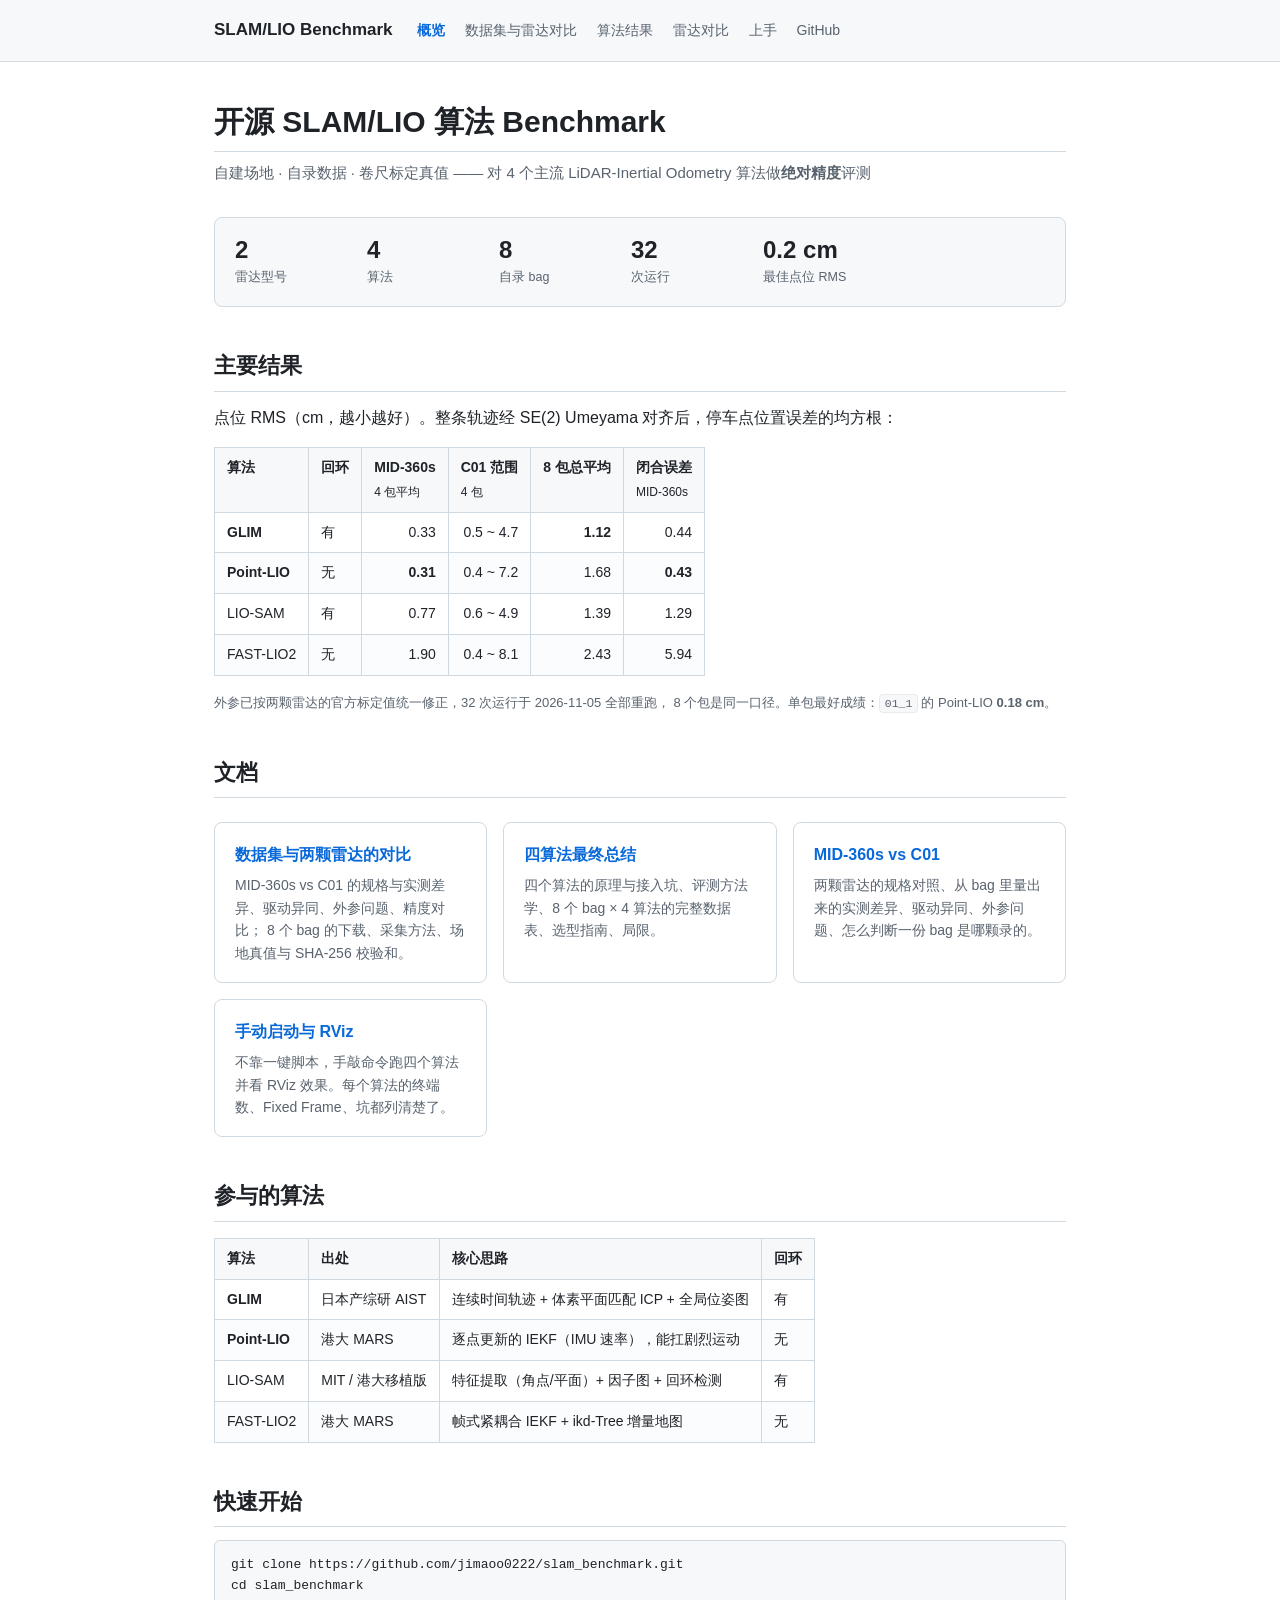
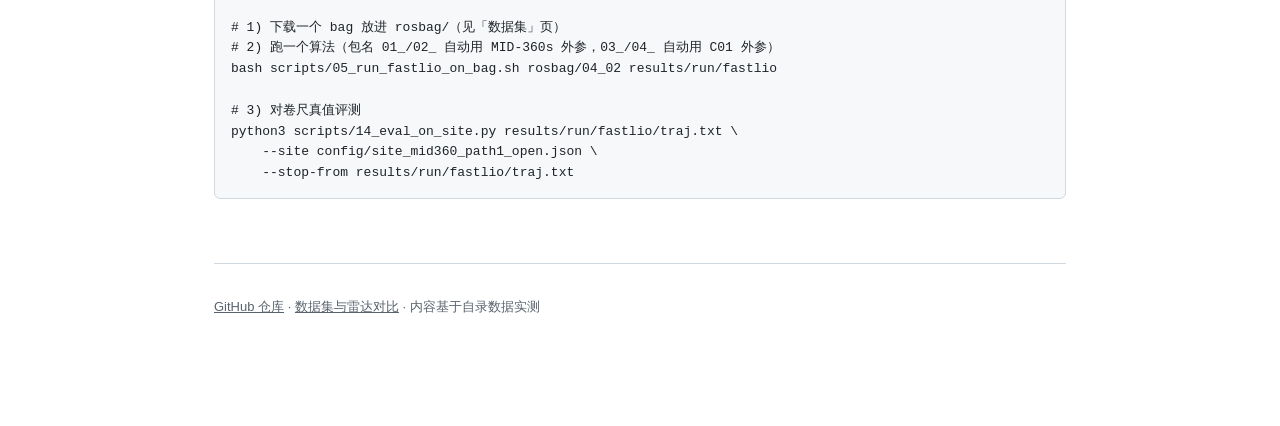
<file: docs/index.html>
<!DOCTYPE html>
<html lang="zh-CN">
<head>
<meta charset="utf-8">
<meta name="viewport" content="width=device-width, initial-scale=1">
<title>SLAM/LIO Benchmark</title>
<meta name="description" content="Livox MID-360s 与 SKYLANDX C01 双雷达，对 GLIM / Point-LIO / LIO-SAM / FAST-LIO2 四个开源 LIO 算法做卷尺真值绝对精度评测">
<link rel="stylesheet" href="assets/site.css">
</head>
<body>

<header class="top">
  <div class="wrap">
    <a class="brand" href="./">SLAM/LIO Benchmark</a>
    <nav>
      <a href="./" class="active">概览</a>
      <a href="dataset.html">数据集与雷达对比</a>
      <a href="https://github.com/jimaoo0222/slam_benchmark/blob/main/docs/02_%E5%9B%9B%E7%AE%97%E6%B3%95%E6%9C%80%E7%BB%88%E6%80%BB%E7%BB%93.md">算法结果</a>
      <a href="https://github.com/jimaoo0222/slam_benchmark/blob/main/docs/01_MID360_vs_C01_%E9%9B%B7%E8%BE%BE%E5%AF%B9%E6%AF%94.md">雷达对比</a>
      <a href="https://github.com/jimaoo0222/slam_benchmark/blob/main/docs/03_%E5%9B%9B%E7%AE%97%E6%B3%95%E6%89%8B%E5%8A%A8%E5%90%AF%E5%8A%A8%E4%B8%8ERViz.md">上手</a>
      <a href="https://github.com/jimaoo0222/slam_benchmark">GitHub</a>
    </nav>
  </div>
</header>

<div class="wrap">

<h1>开源 SLAM/LIO 算法 Benchmark</h1>
<p class="subtitle">
自建场地 · 自录数据 · 卷尺标定真值 —— 对 4 个主流 LiDAR-Inertial Odometry 算法做<strong>绝对精度</strong>评测
</p>

<div class="stats">
  <div><div class="v">2</div><div class="k">雷达型号</div></div>
  <div><div class="v">4</div><div class="k">算法</div></div>
  <div><div class="v">8</div><div class="k">自录 bag</div></div>
  <div><div class="v">32</div><div class="k">次运行</div></div>
  <div><div class="v">0.2 cm</div><div class="k">最佳点位 RMS</div></div>
</div>

<h2 id="results">主要结果</h2>

<p>点位 RMS（cm，越小越好）。整条轨迹经 SE(2) Umeyama 对齐后，停车点位置误差的均方根：</p>

<table>
<thead>
<tr>
  <th>算法</th><th>回环</th>
  <th class="num">MID-360s<br><span style="font-weight:400;font-size:12px">4 包平均</span></th>
  <th class="num">C01 范围<br><span style="font-weight:400;font-size:12px">4 包</span></th>
  <th class="num">8 包总平均</th>
  <th class="num">闭合误差<br><span style="font-weight:400;font-size:12px">MID-360s</span></th>
</tr>
</thead>
<tbody>
<tr>
  <td><strong>GLIM</strong></td><td>有</td>
  <td class="num">0.33</td>
  <td class="num">0.5 ~ 4.7</td>
  <td class="num"><strong>1.12</strong></td>
  <td class="num">0.44</td>
</tr>
<tr>
  <td><strong>Point-LIO</strong></td><td>无</td>
  <td class="num"><strong>0.31</strong></td>
  <td class="num">0.4 ~ 7.2</td>
  <td class="num">1.68</td>
  <td class="num"><strong>0.43</strong></td>
</tr>
<tr>
  <td>LIO-SAM</td><td>有</td>
  <td class="num">0.77</td>
  <td class="num">0.6 ~ 4.9</td>
  <td class="num">1.39</td>
  <td class="num">1.29</td>
</tr>
<tr>
  <td>FAST-LIO2</td><td>无</td>
  <td class="num">1.90</td>
  <td class="num">0.4 ~ 8.1</td>
  <td class="num">2.43</td>
  <td class="num">5.94</td>
</tr>
</tbody>
</table>

<p style="font-size:13px;color:#59636e;margin-top:10px">
外参已按两颗雷达的官方标定值统一修正，32 次运行于 2026-11-05 全部重跑，
8 个包是同一口径。单包最好成绩：<code>01_1</code> 的 Point-LIO <strong>0.18 cm</strong>。
</p>

<h2 id="docs">文档</h2>

<div class="cards">
  <a class="card" href="dataset.html">
    <h3>数据集与两颗雷达的对比</h3>
    <p>MID-360s vs C01 的规格与实测差异、驱动异同、外参问题、精度对比；
       8 个 bag 的下载、采集方法、场地真值与 SHA-256 校验和。</p>
  </a>
  <a class="card" href="https://github.com/jimaoo0222/slam_benchmark/blob/main/docs/02_%E5%9B%9B%E7%AE%97%E6%B3%95%E6%9C%80%E7%BB%88%E6%80%BB%E7%BB%93.md">
    <h3>四算法最终总结</h3>
    <p>四个算法的原理与接入坑、评测方法学、8 个 bag × 4 算法的完整数据表、选型指南、局限。</p>
  </a>
  <a class="card" href="https://github.com/jimaoo0222/slam_benchmark/blob/main/docs/01_MID360_vs_C01_%E9%9B%B7%E8%BE%BE%E5%AF%B9%E6%AF%94.md">
    <h3>MID-360s vs C01</h3>
    <p>两颗雷达的规格对照、从 bag 里量出来的实测差异、驱动异同、外参问题、怎么判断一份 bag 是哪颗录的。</p>
  </a>
  <a class="card" href="https://github.com/jimaoo0222/slam_benchmark/blob/main/docs/03_%E5%9B%9B%E7%AE%97%E6%B3%95%E6%89%8B%E5%8A%A8%E5%90%AF%E5%8A%A8%E4%B8%8ERViz.md">
    <h3>手动启动与 RViz</h3>
    <p>不靠一键脚本，手敲命令跑四个算法并看 RViz 效果。每个算法的终端数、Fixed Frame、坑都列清楚了。</p>
  </a>
</div>

<h2 id="algorithms">参与的算法</h2>

<table>
<thead><tr><th>算法</th><th>出处</th><th>核心思路</th><th>回环</th></tr></thead>
<tbody>
<tr>
  <td><strong>GLIM</strong></td><td>日本产综研 AIST</td>
  <td>连续时间轨迹 + 体素平面匹配 ICP + 全局位姿图</td><td>有</td>
</tr>
<tr>
  <td><strong>Point-LIO</strong></td><td>港大 MARS</td>
  <td>逐点更新的 IEKF（IMU 速率），能扛剧烈运动</td><td>无</td>
</tr>
<tr>
  <td>LIO-SAM</td><td>MIT / 港大移植版</td>
  <td>特征提取（角点/平面）+ 因子图 + 回环检测</td><td>有</td>
</tr>
<tr>
  <td>FAST-LIO2</td><td>港大 MARS</td>
  <td>帧式紧耦合 IEKF + ikd-Tree 增量地图</td><td>无</td>
</tr>
</tbody>
</table>

<h2 id="quickstart">快速开始</h2>

<pre>git clone https://github.com/jimaoo0222/slam_benchmark.git
cd slam_benchmark

# 1) 下载一个 bag 放进 rosbag/（见「数据集」页）
# 2) 跑一个算法（包名 01_/02_ 自动用 MID-360s 外参，03_/04_ 自动用 C01 外参）
bash scripts/05_run_fastlio_on_bag.sh rosbag/04_02 results/run/fastlio

# 3) 对卷尺真值评测
python3 scripts/14_eval_on_site.py results/run/fastlio/traj.txt \
    --site config/site_mid360_path1_open.json \
    --stop-from results/run/fastlio/traj.txt</pre>


<footer class="bottom">
  <p>
    <a href="https://github.com/jimaoo0222/slam_benchmark">GitHub 仓库</a> ·
    <a href="dataset.html">数据集与雷达对比</a> ·
    内容基于自录数据实测
  </p>
</footer>

</div>
</body>
</html>
</file>
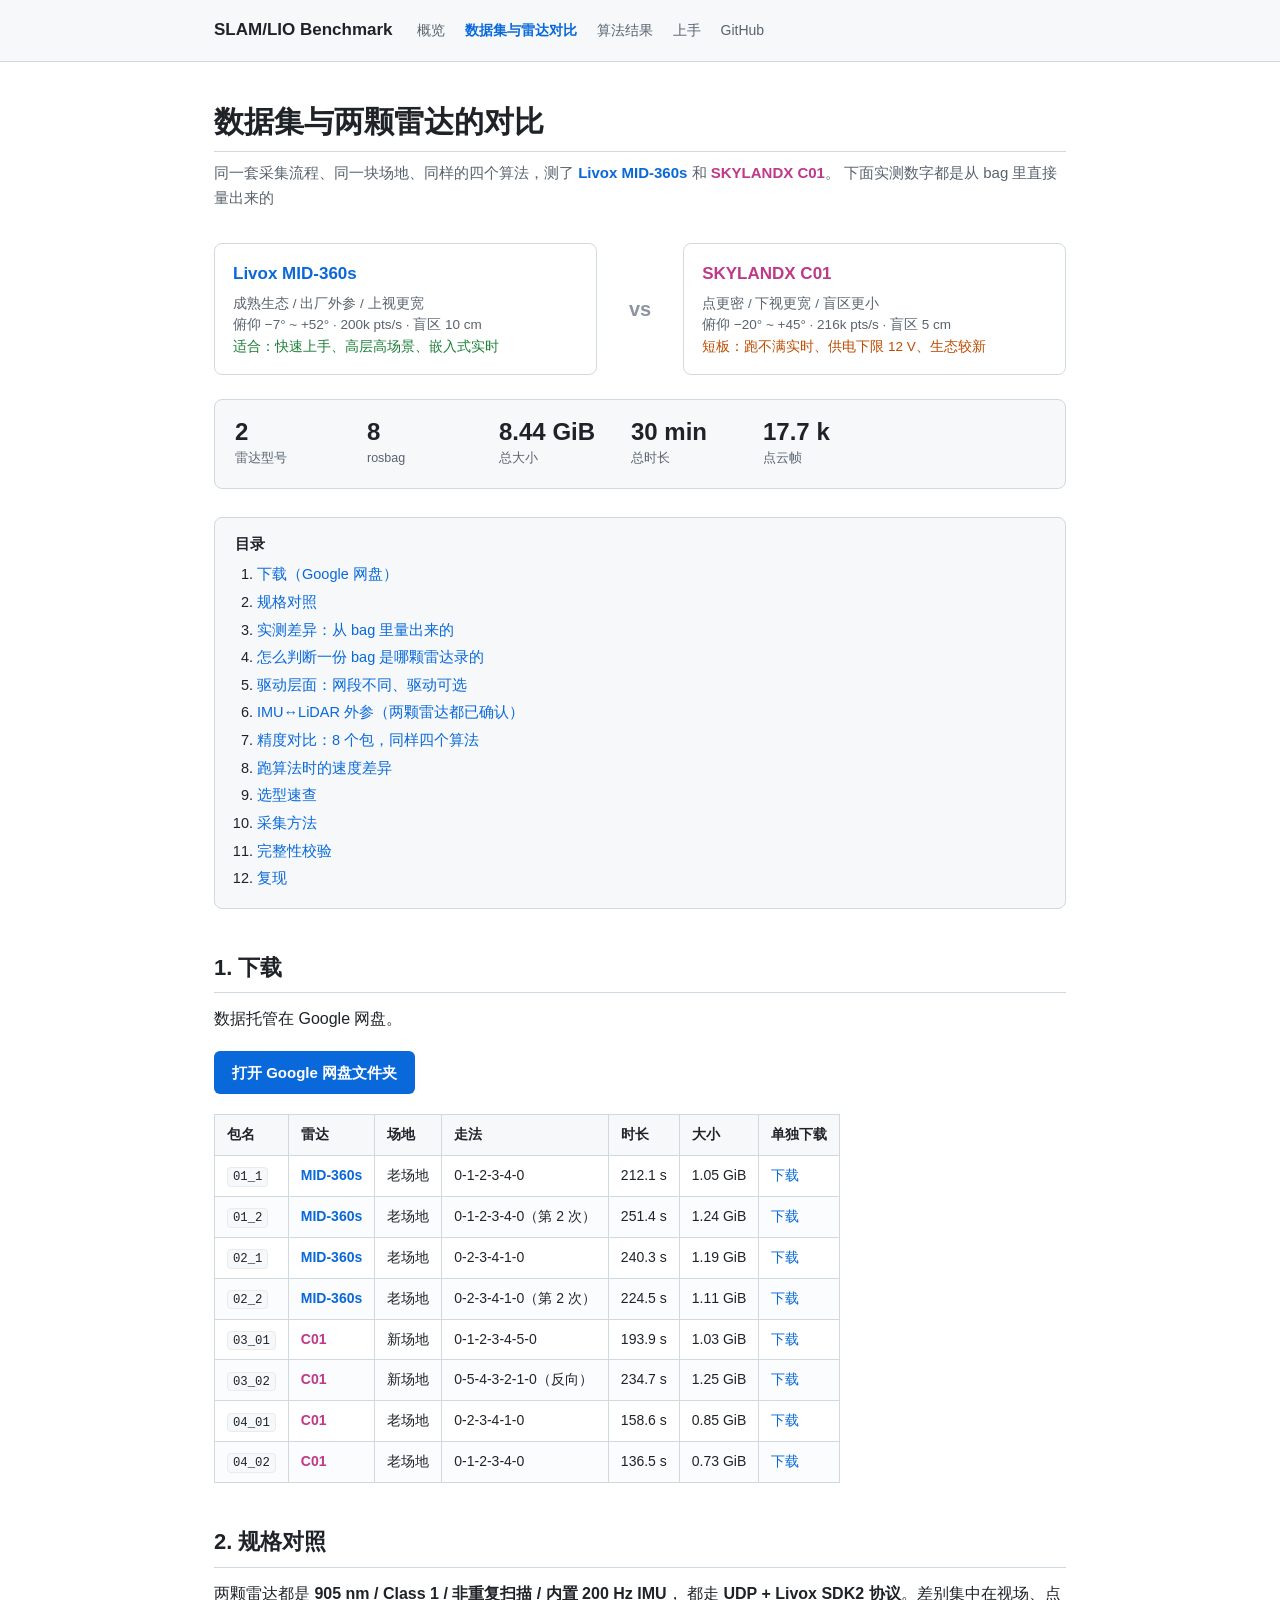
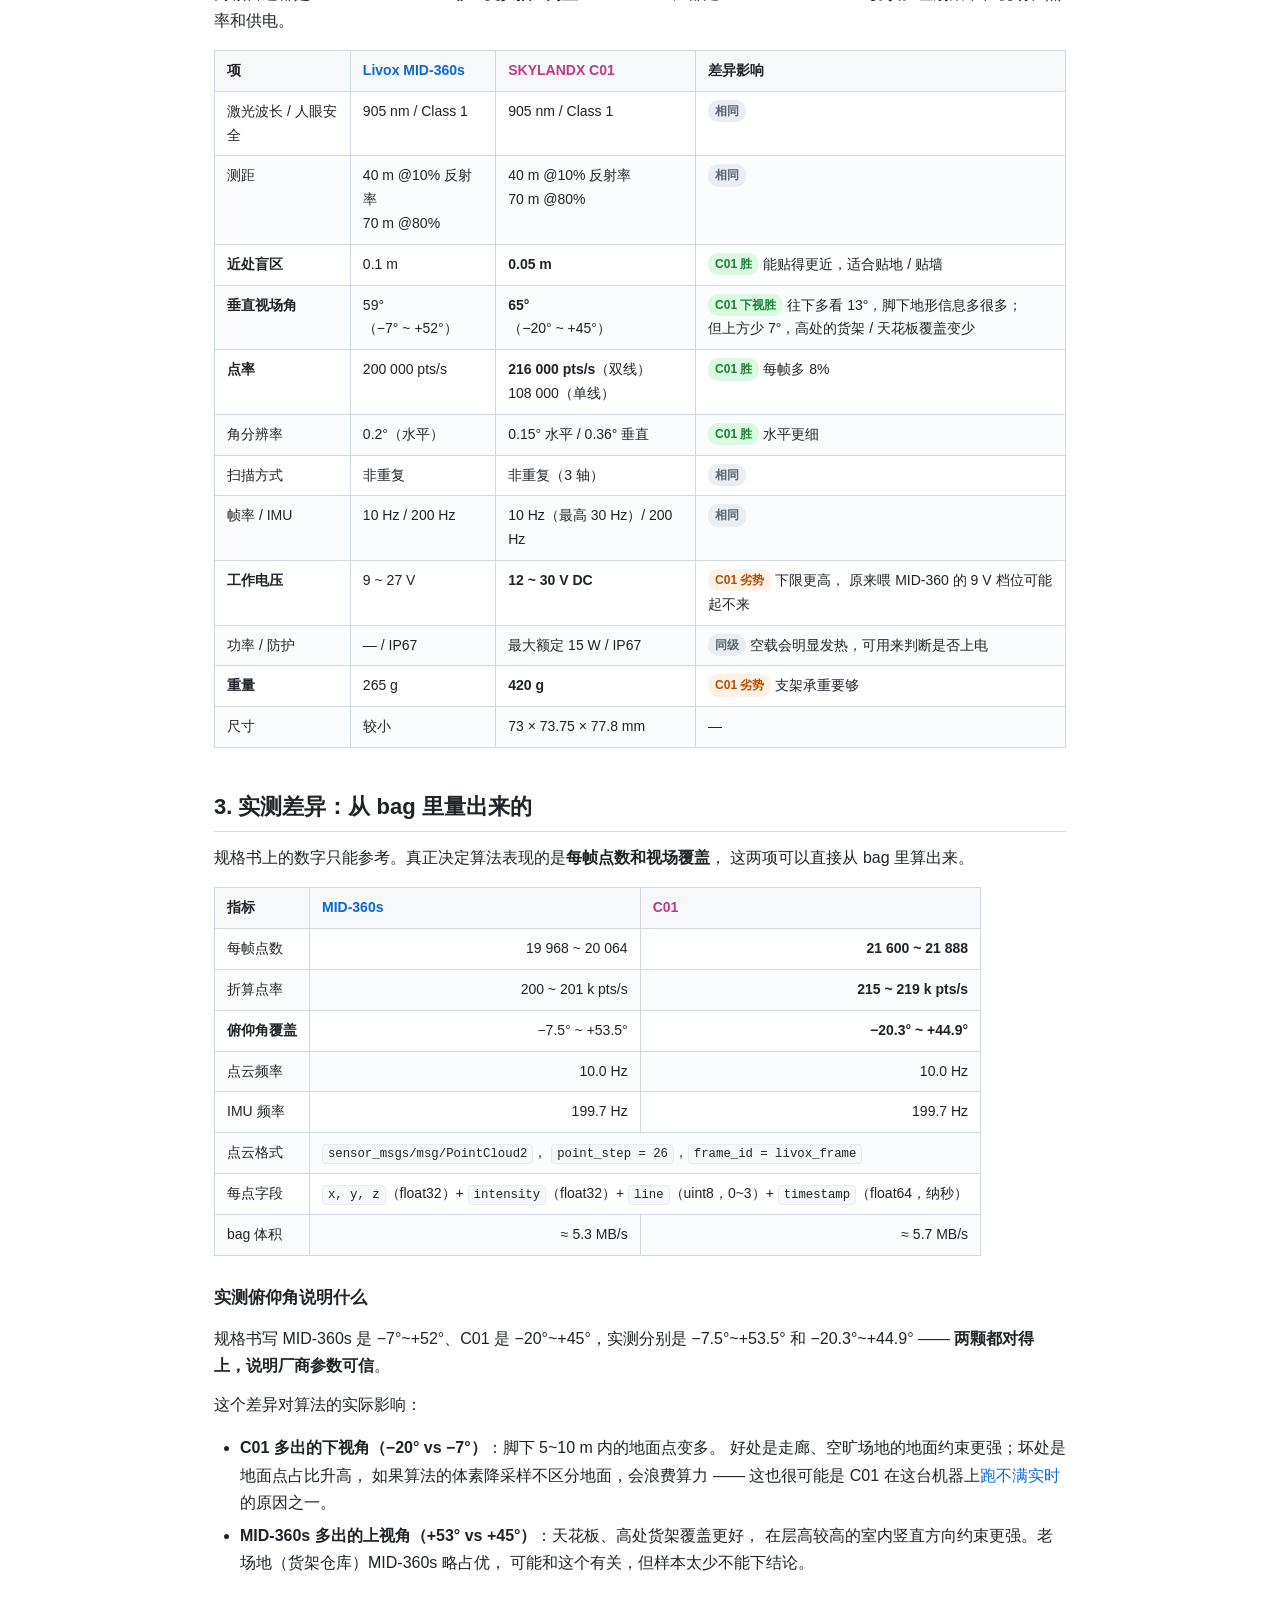
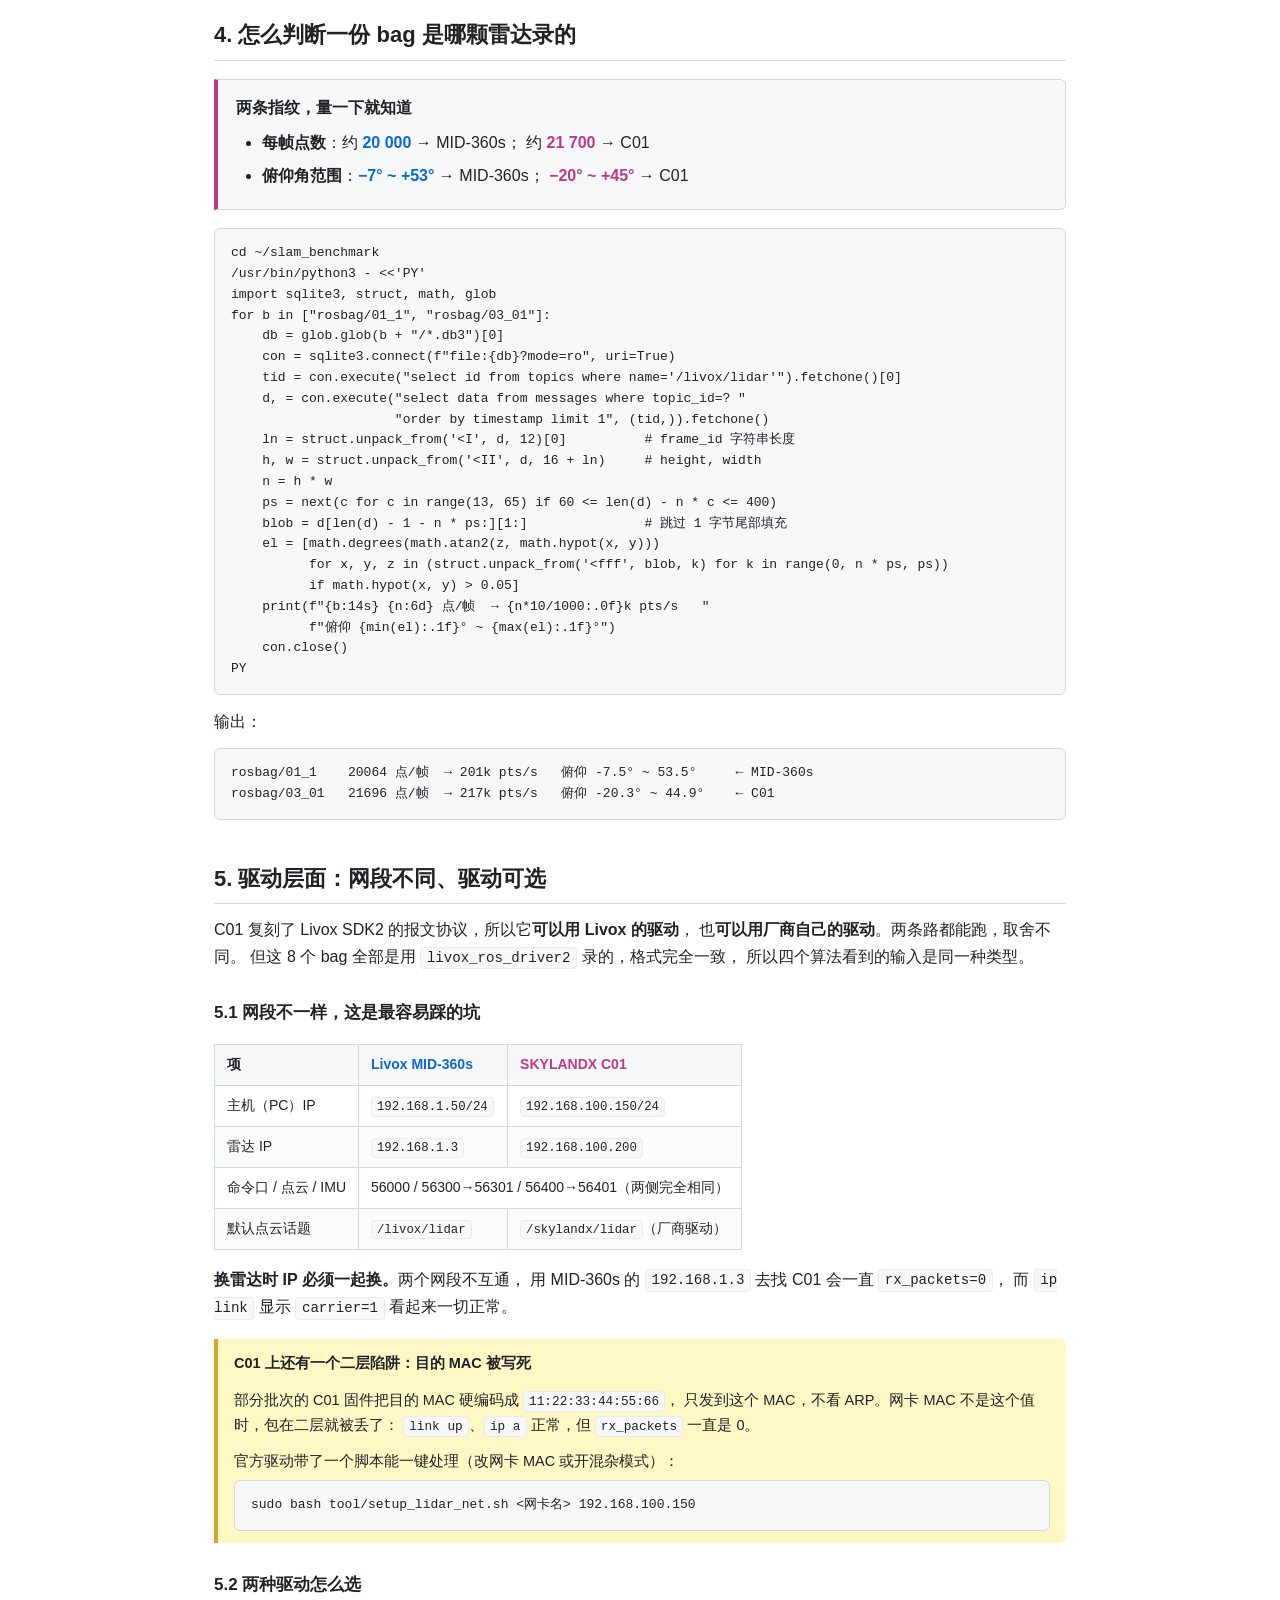
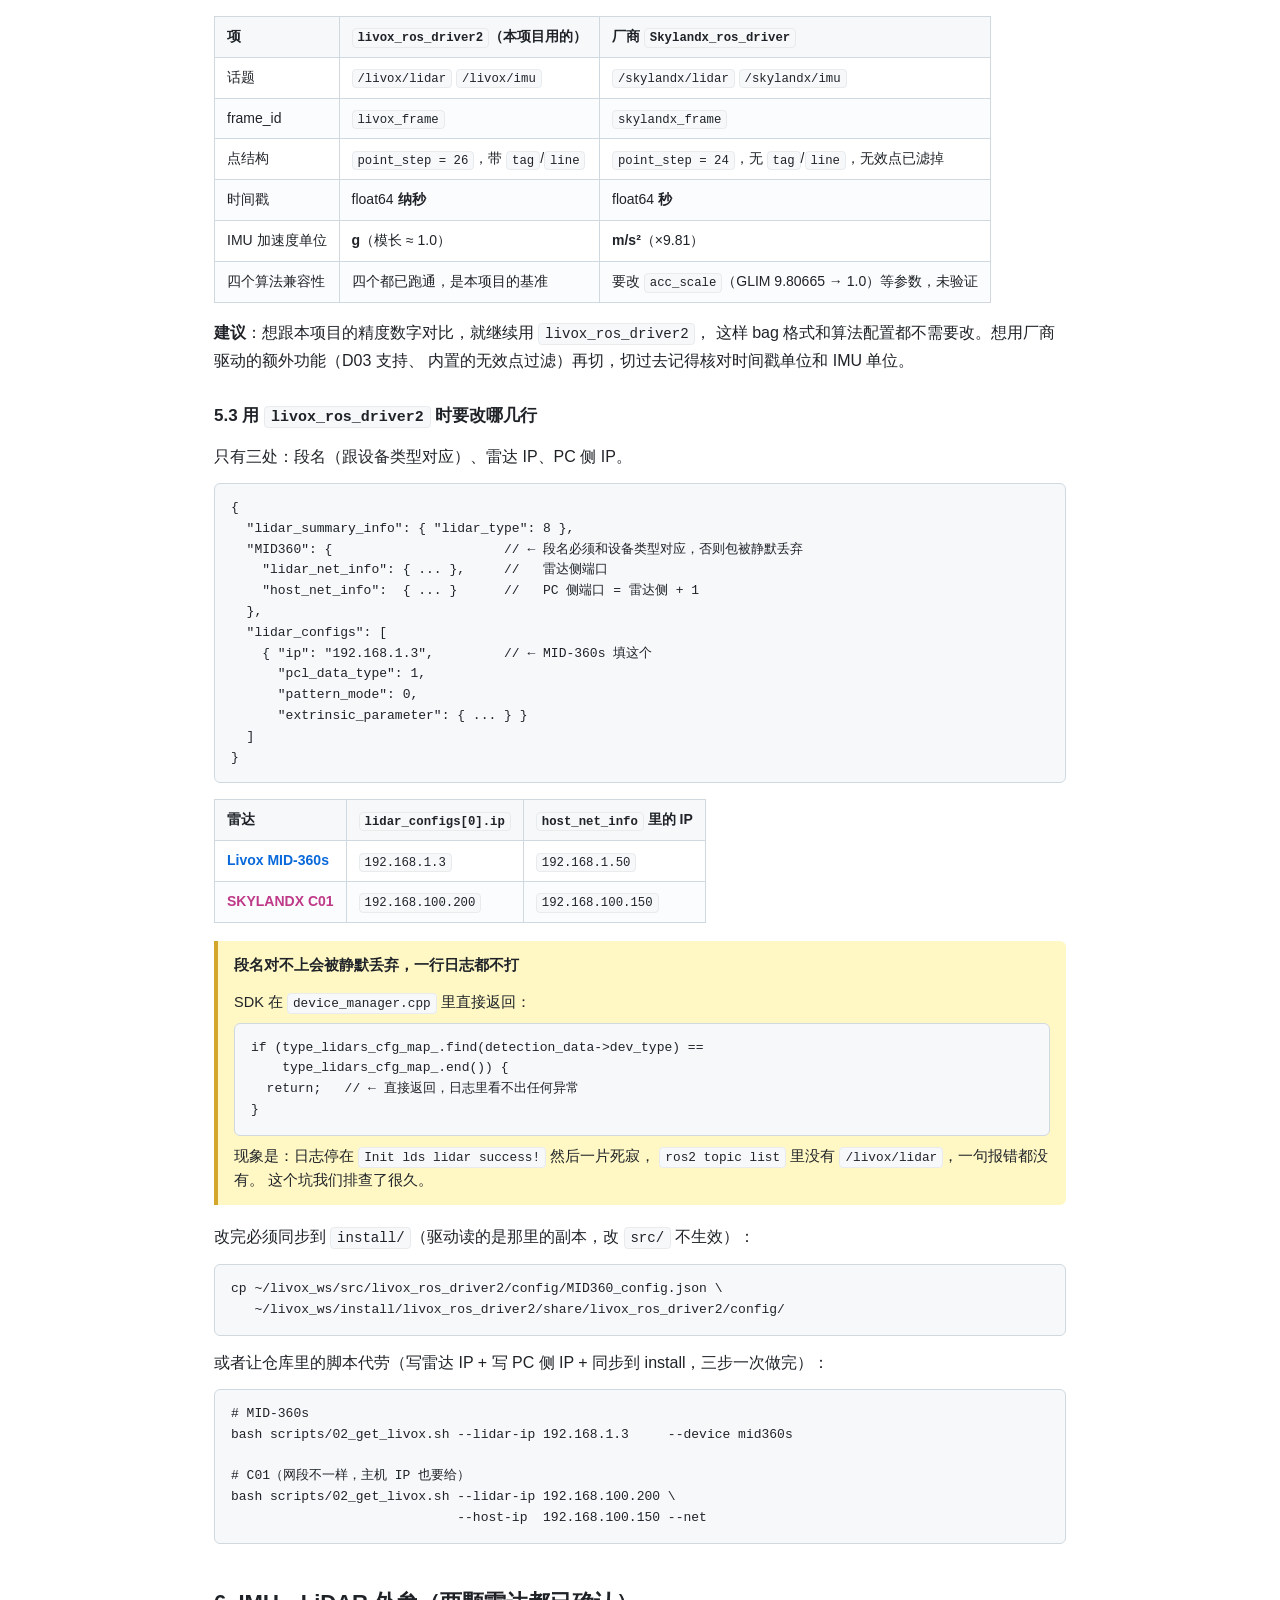
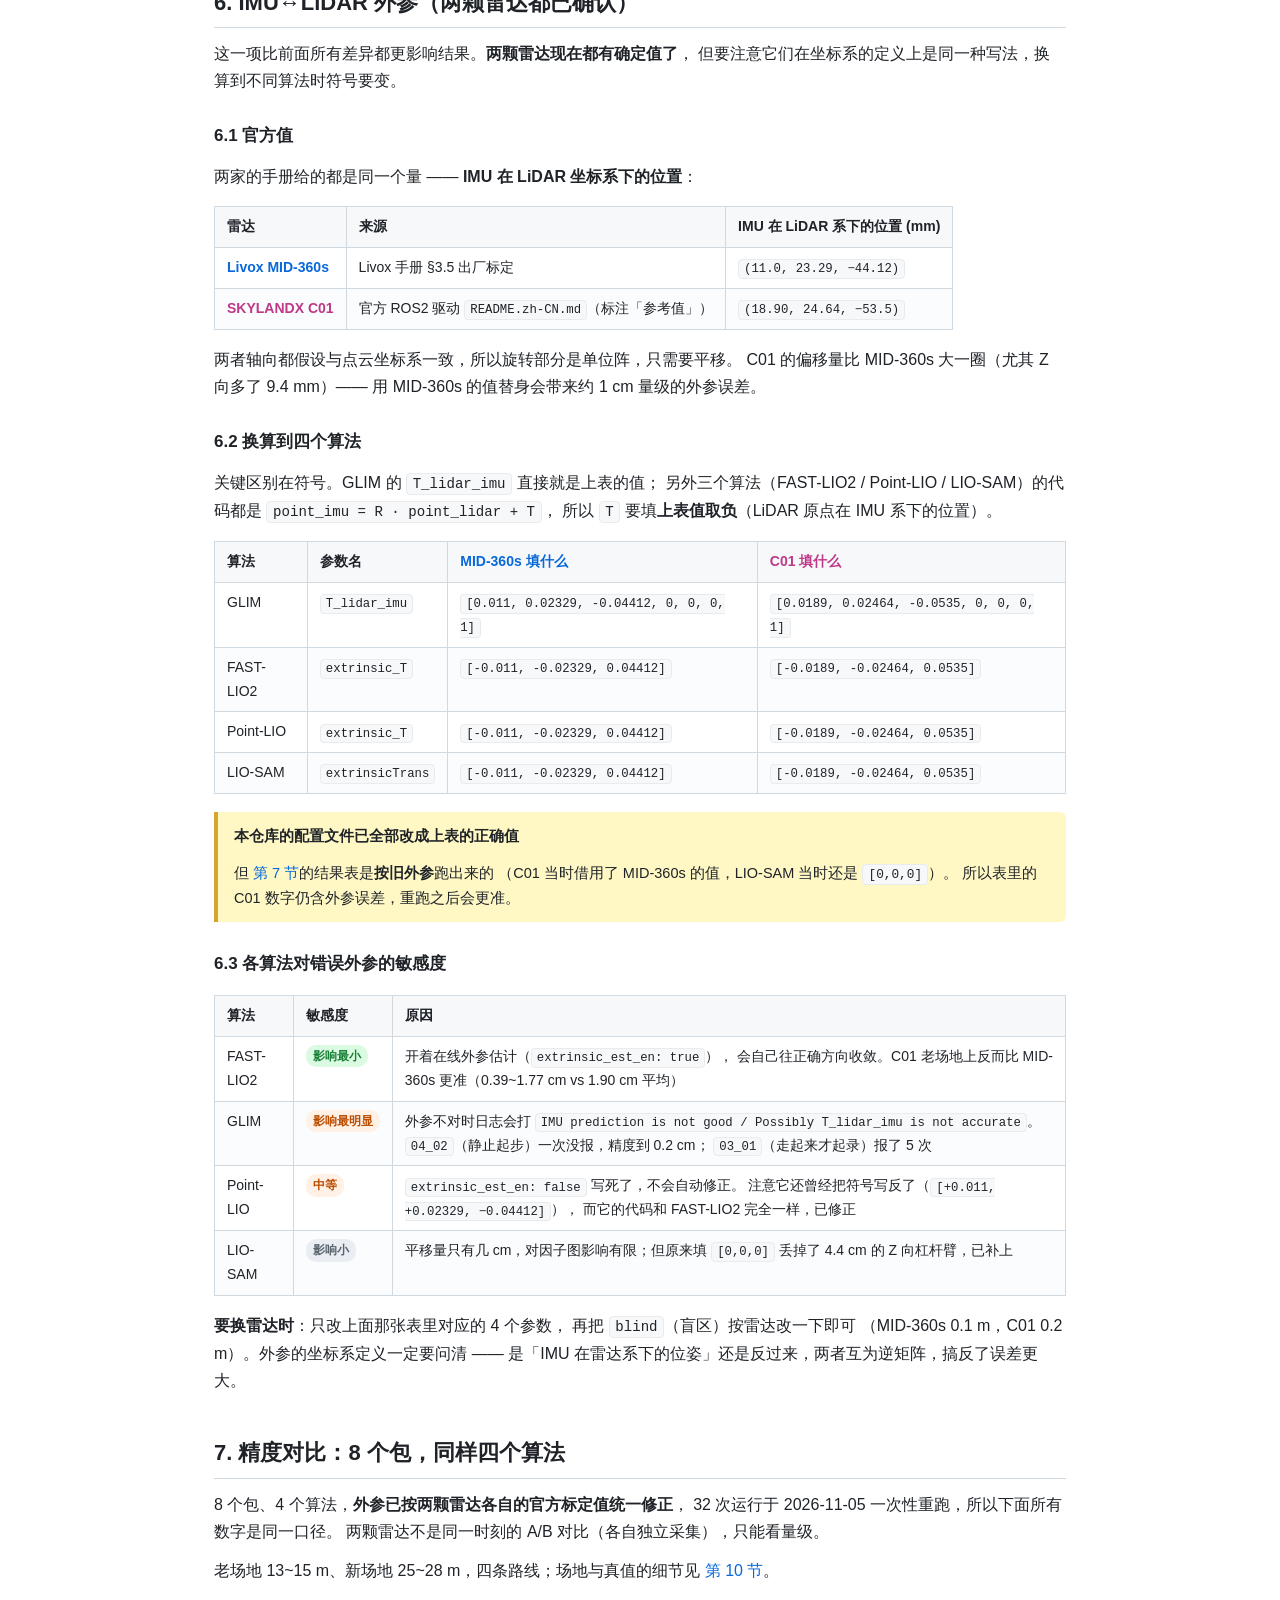
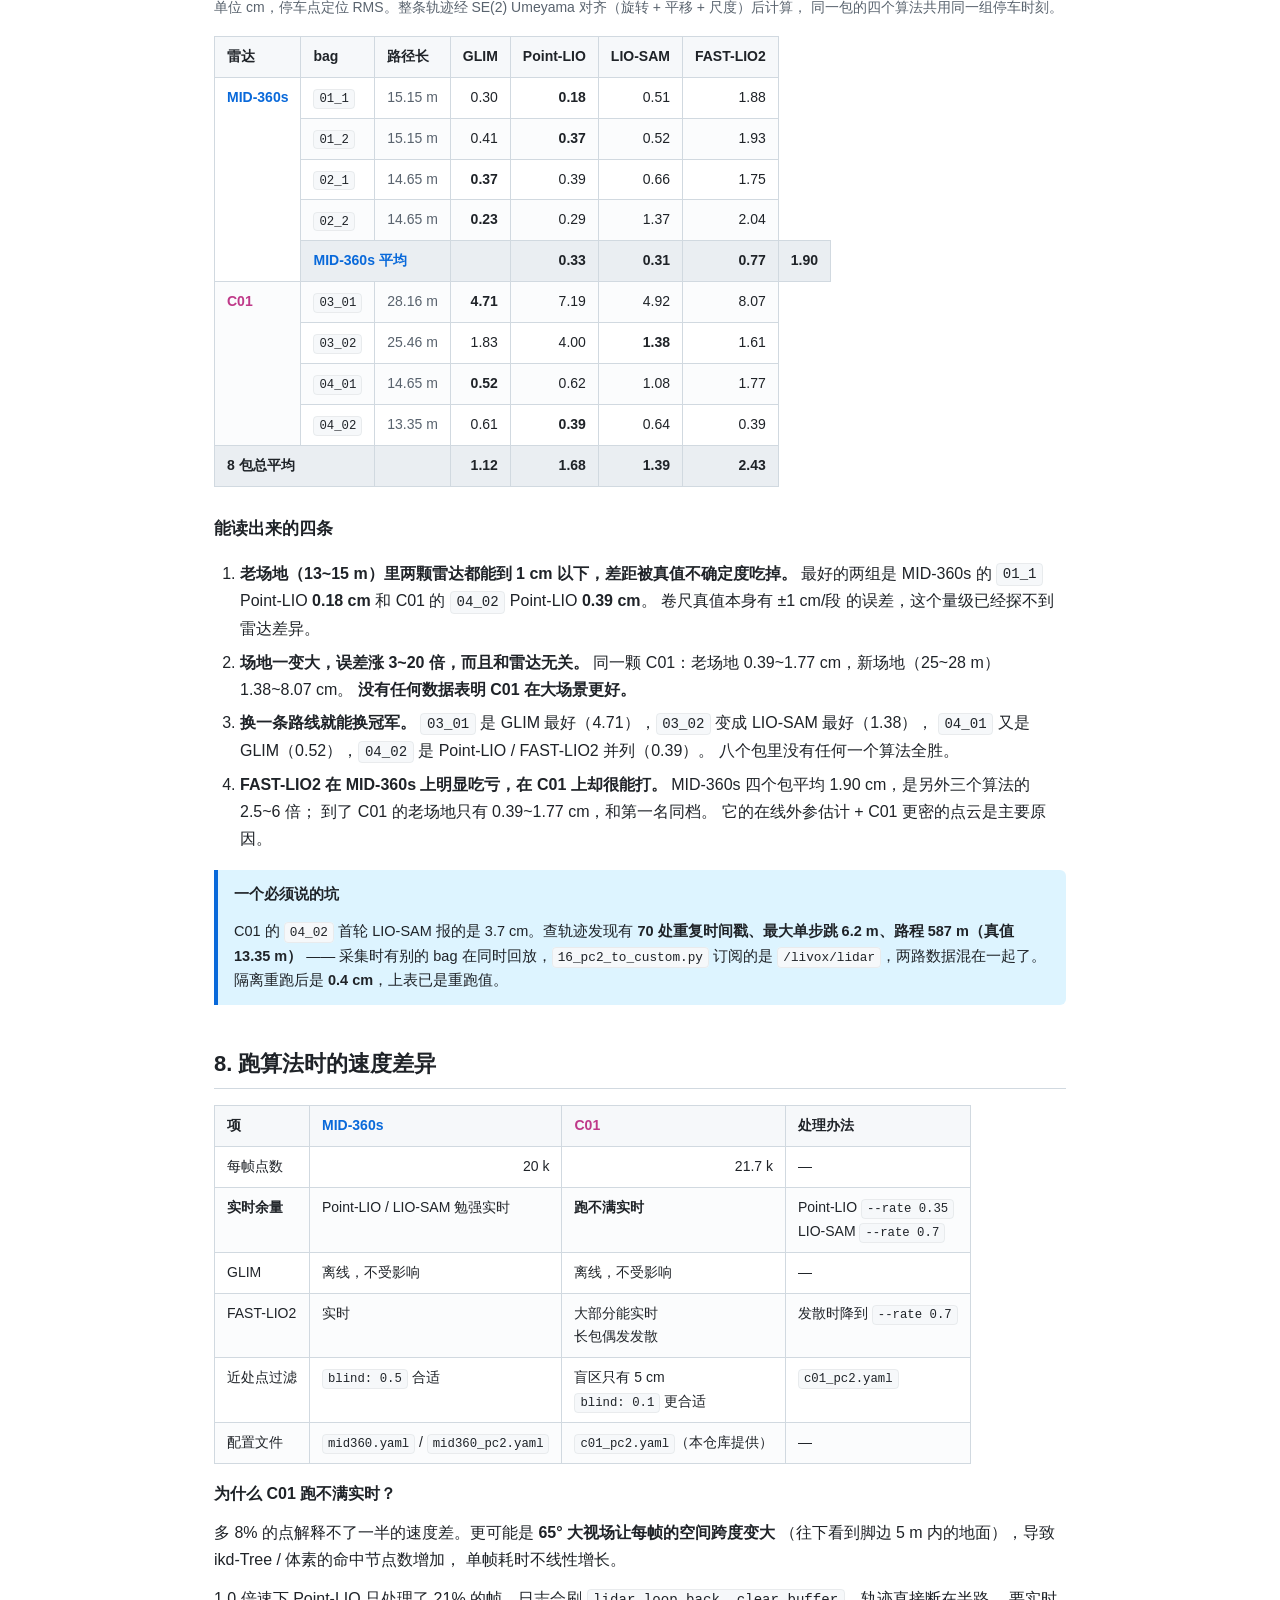
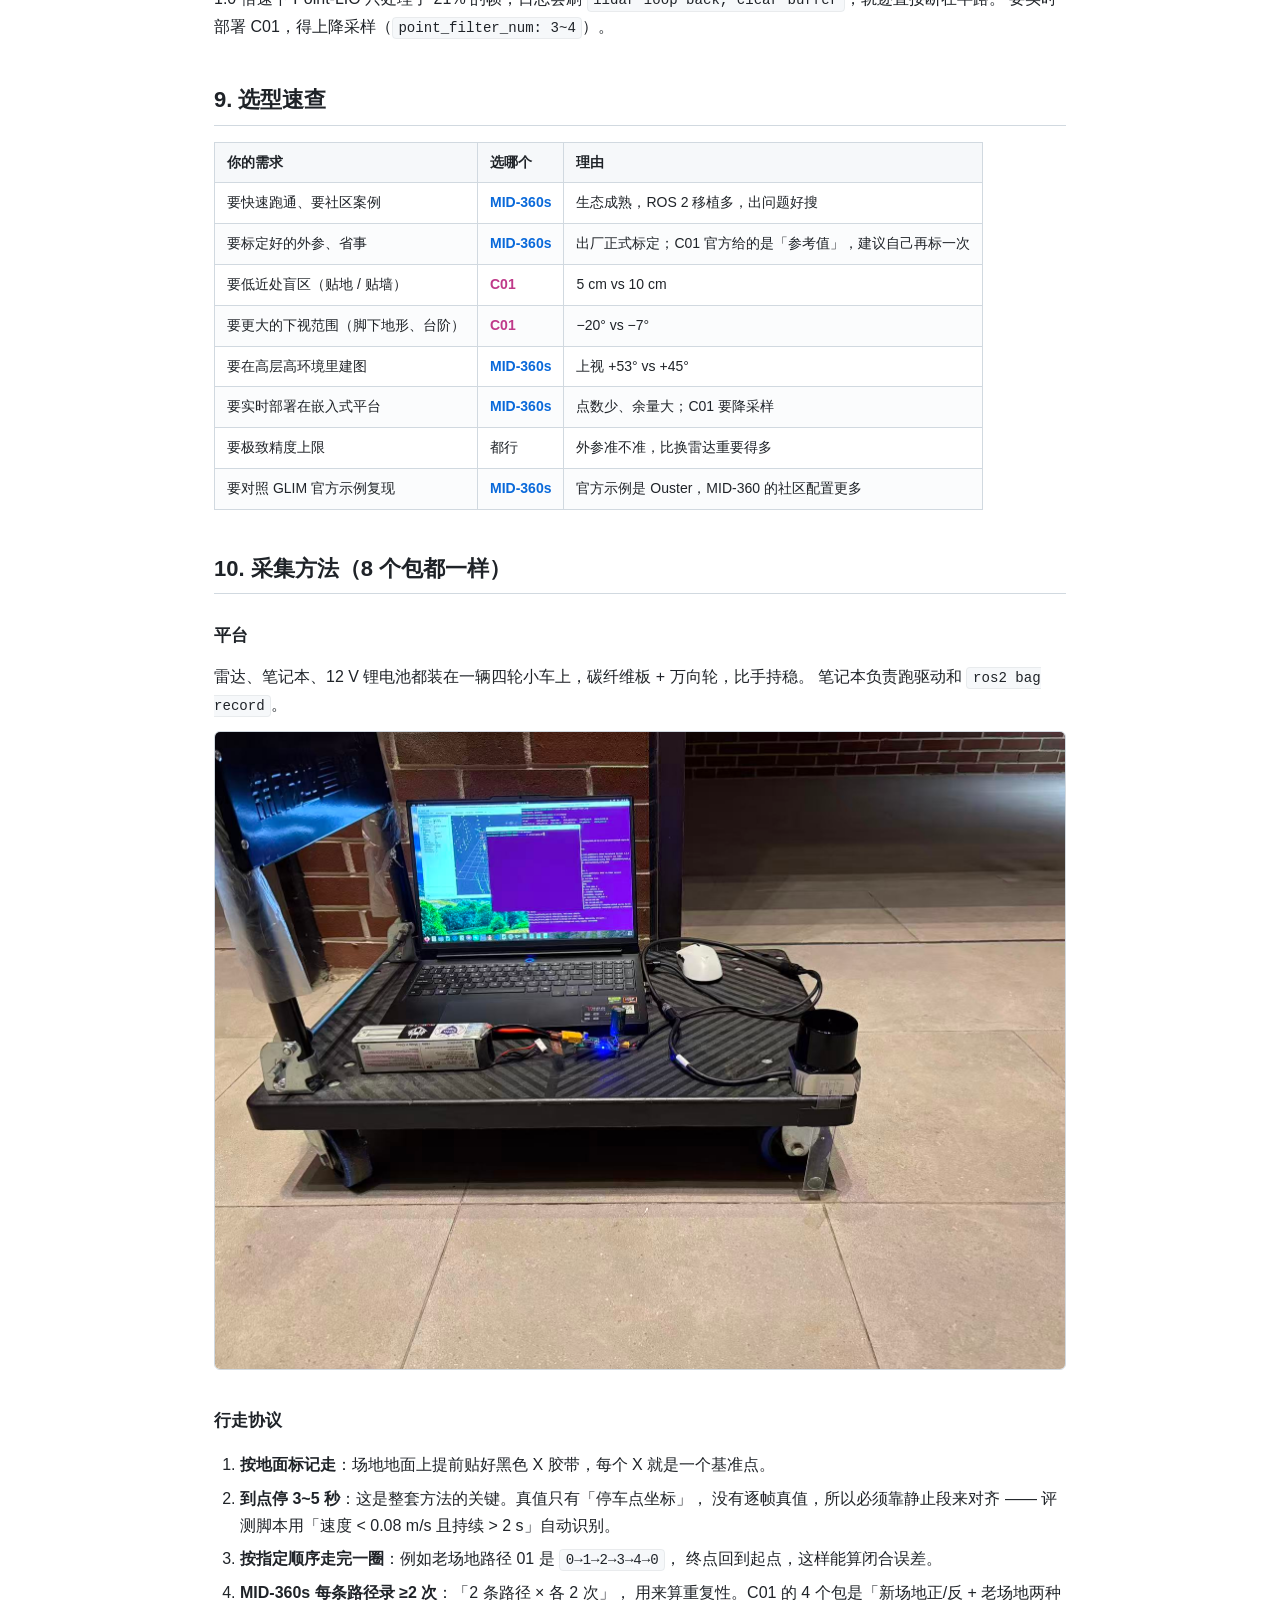
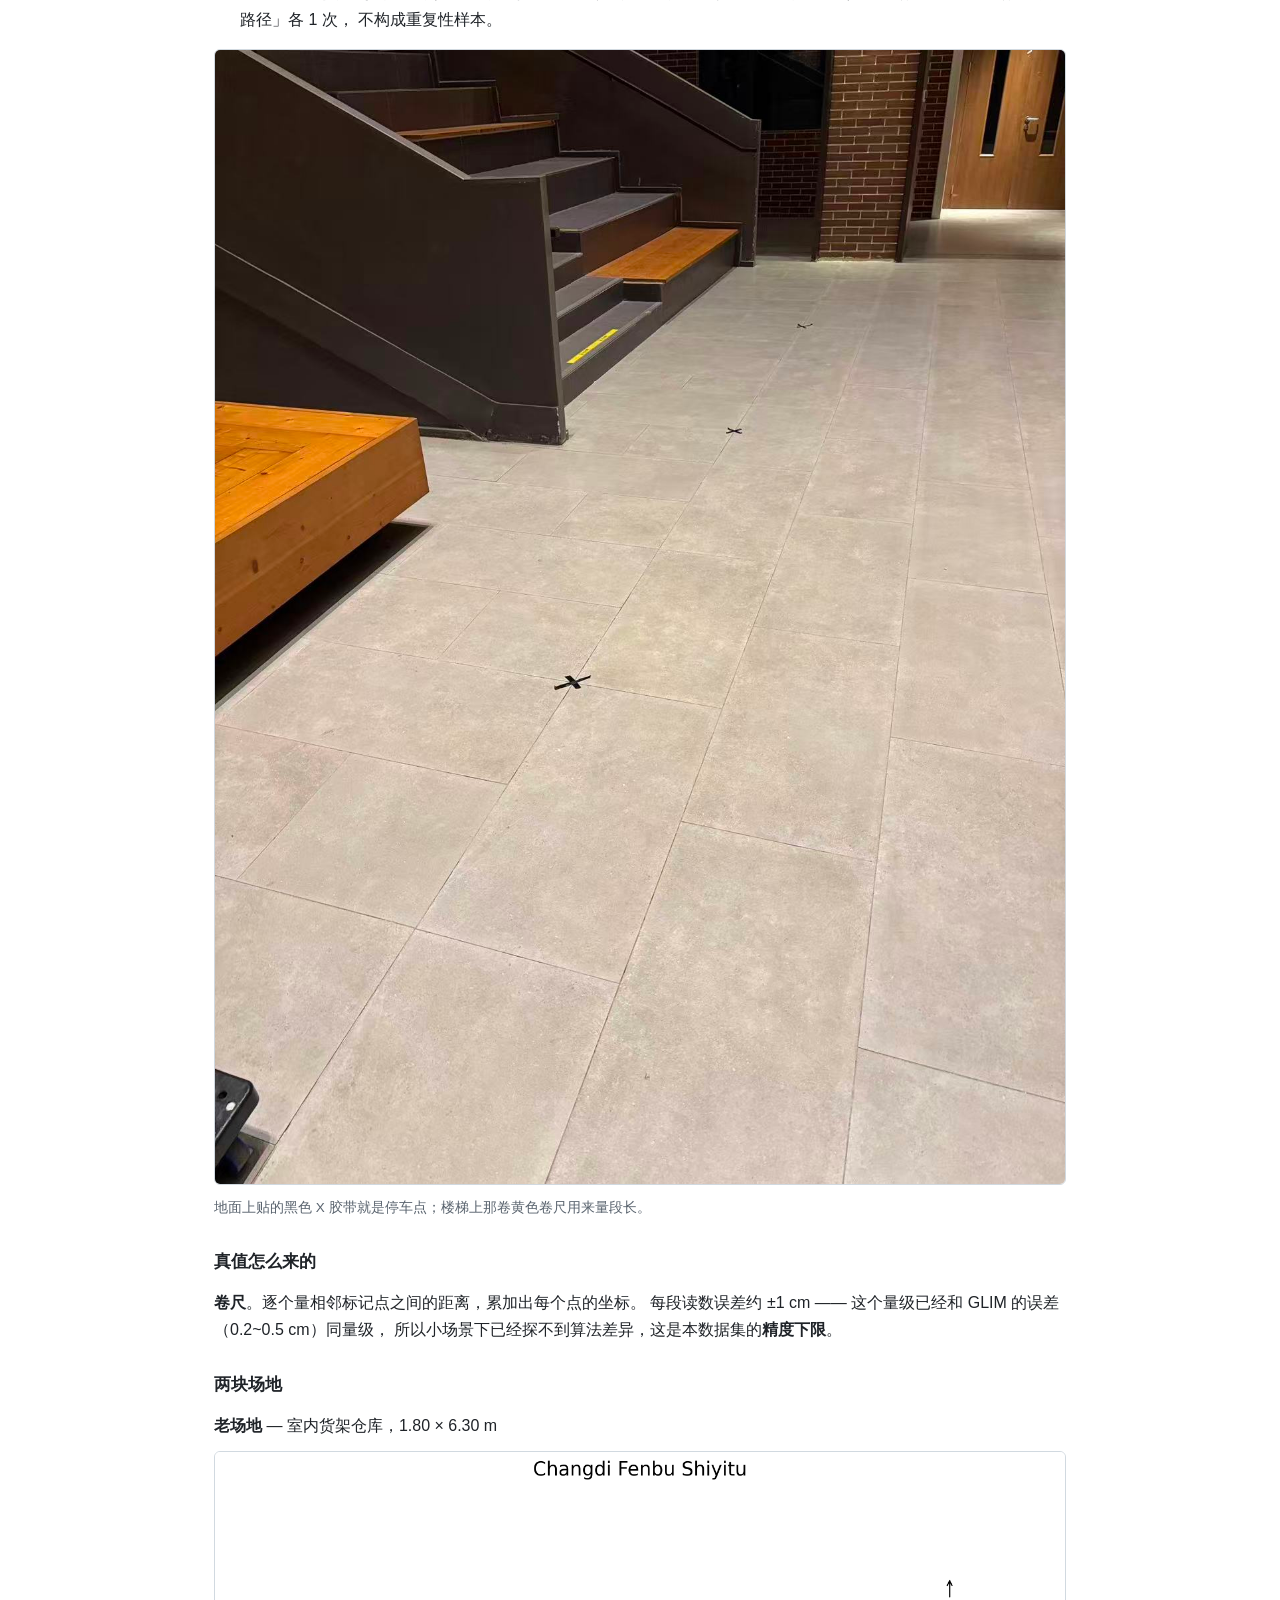
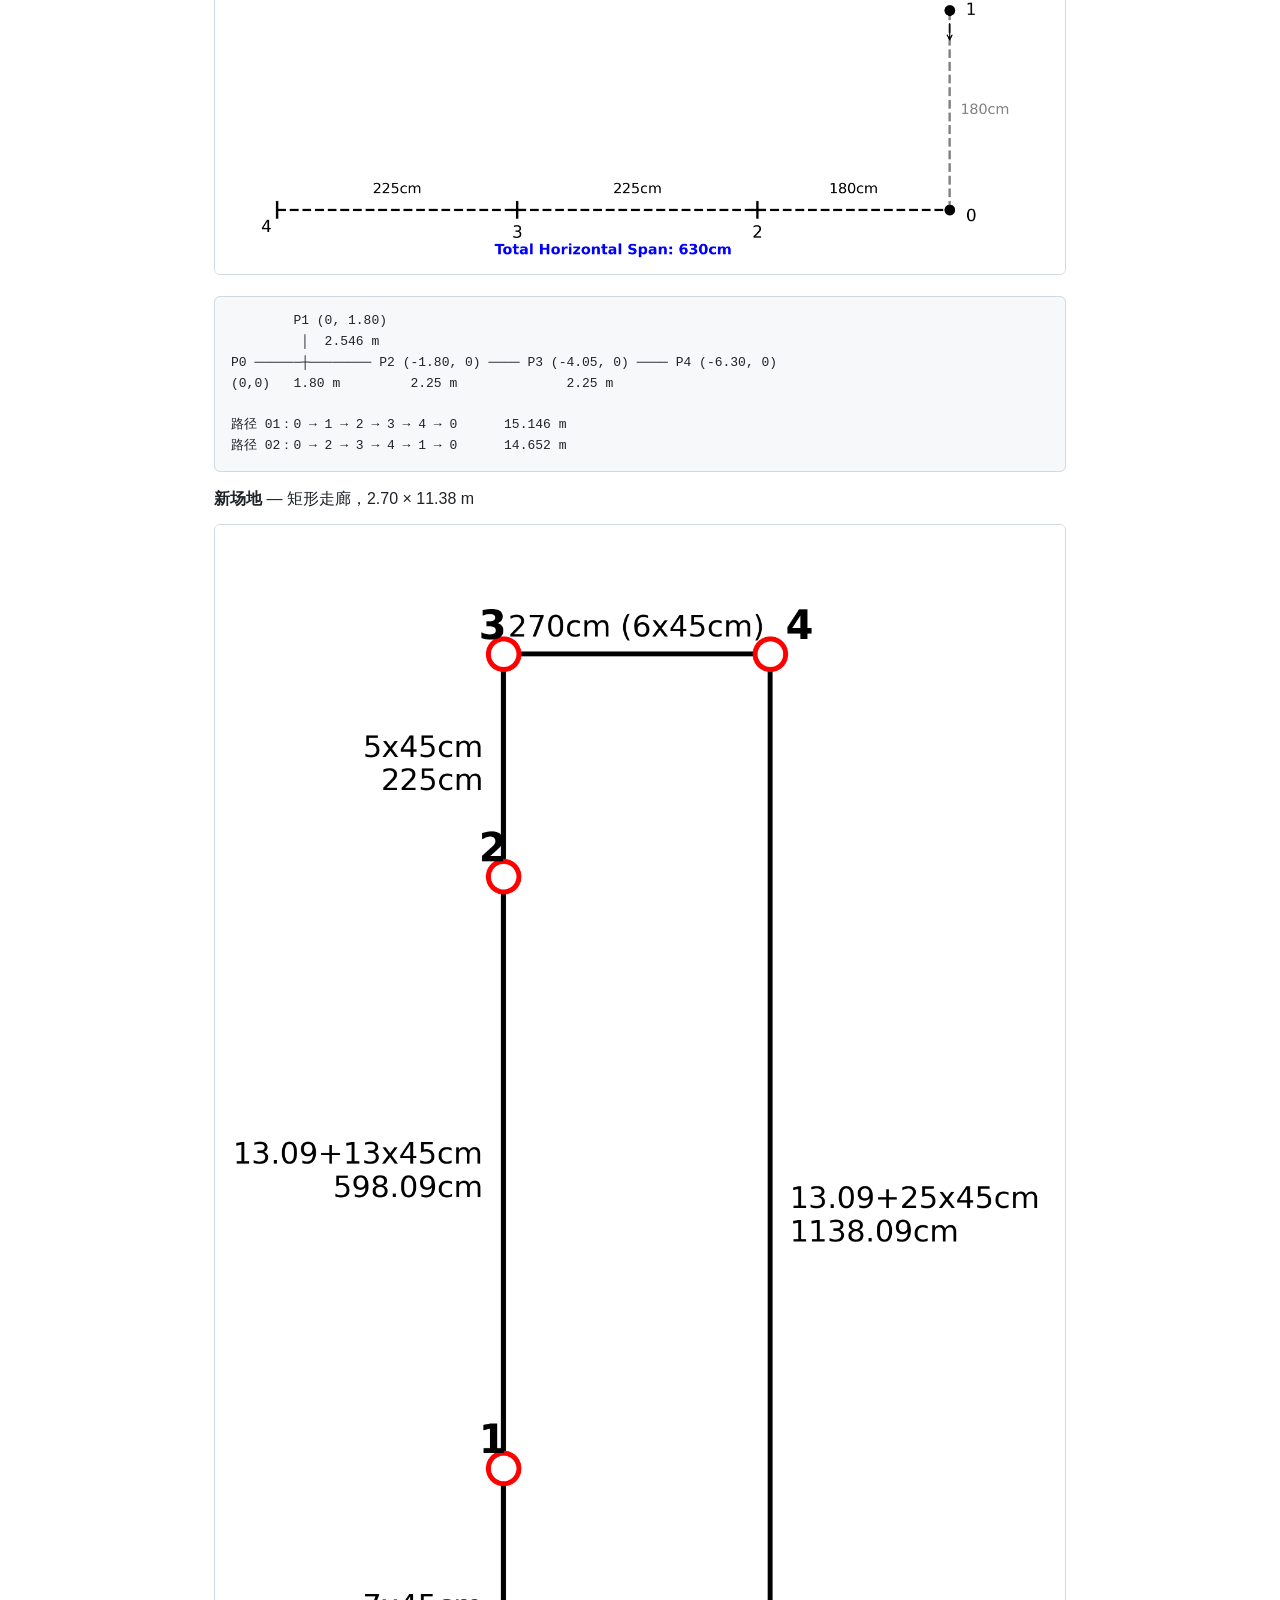
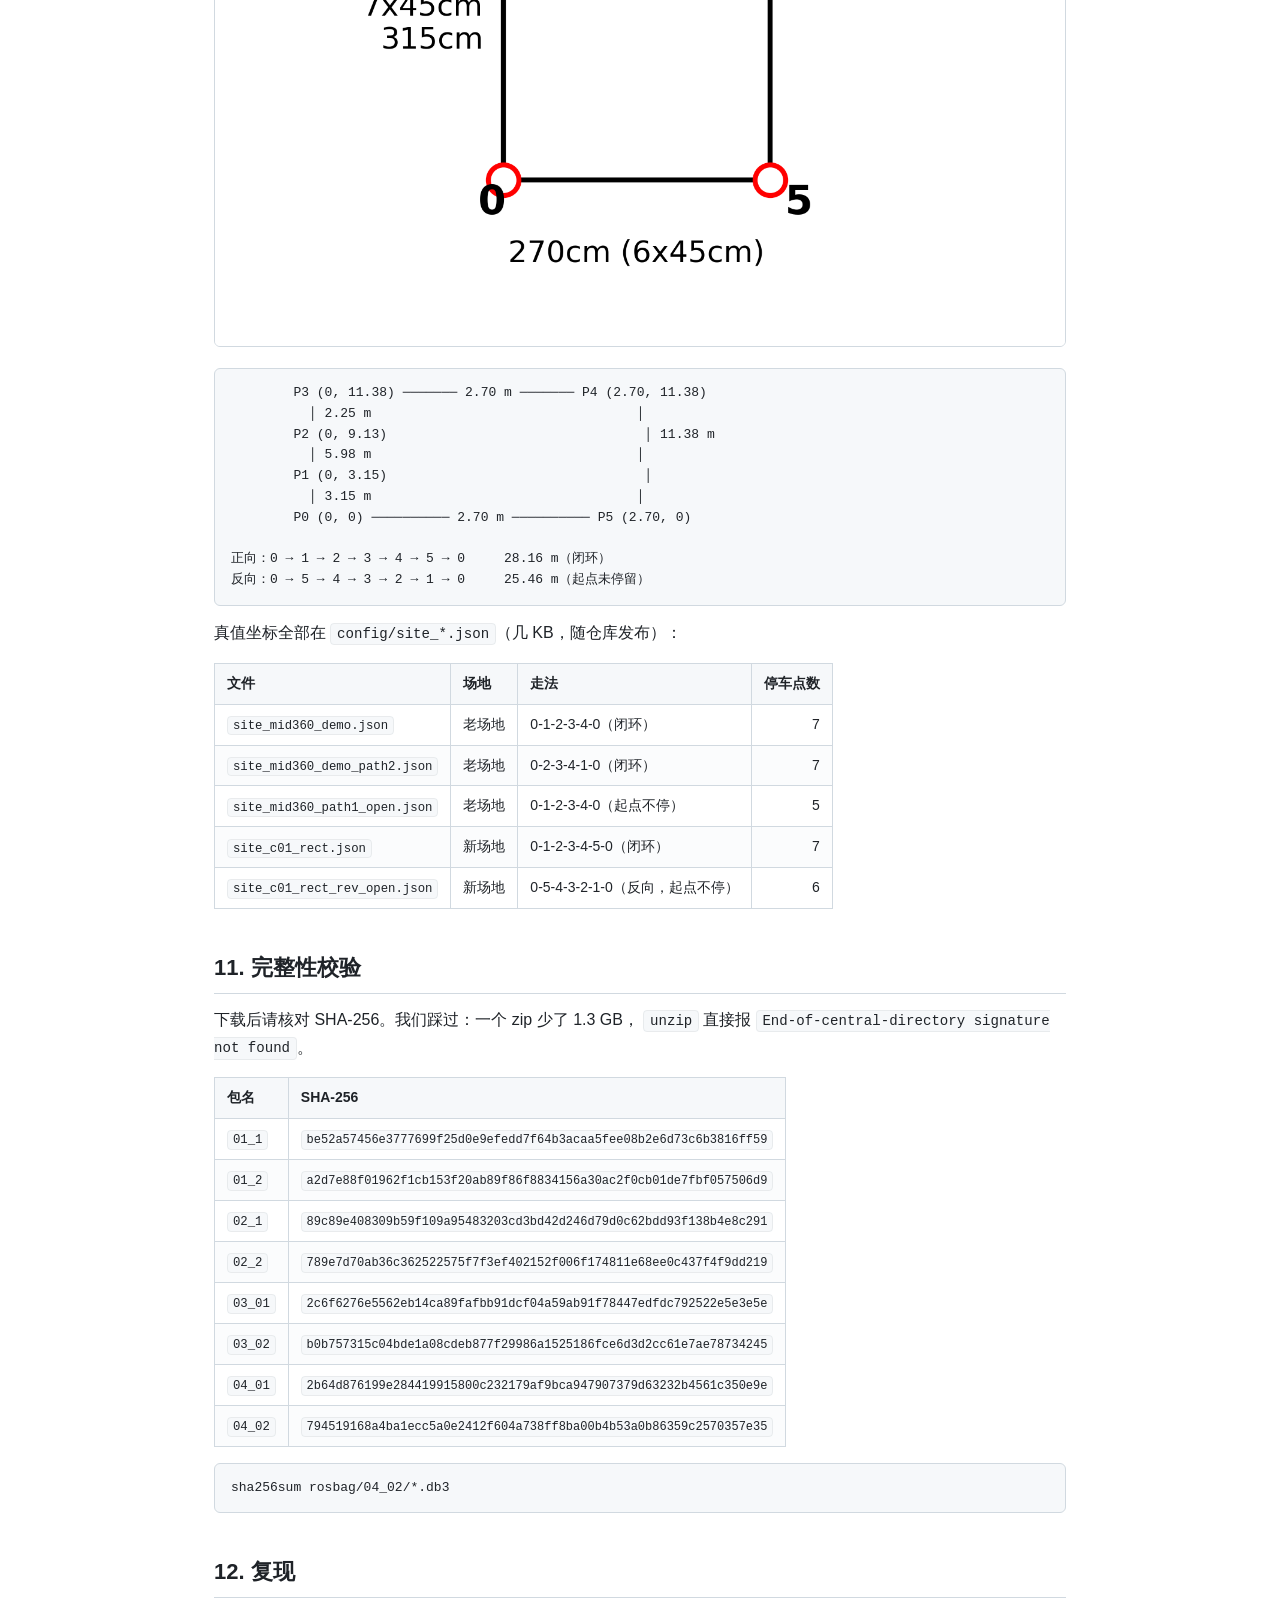
<file: docs/dataset.html>
<!DOCTYPE html>
<html lang="zh-CN">
<head>
<meta charset="utf-8">
<meta name="viewport" content="width=device-width, initial-scale=1">
<title>数据集与两颗雷达的对比 · SLAM/LIO Benchmark</title>
<meta name="description" content="Livox MID-360s 与 SKYLANDX C01 的规格与实测对比，以及 8 个自录 rosbag 的下载、采集方法与场地真值">
<link rel="stylesheet" href="assets/site.css">
<style>
  .r1 { color: #0969da; font-weight: 600; }
  .r2 { color: #bf3989; font-weight: 600; }
  .badge {
    display: inline-block; padding: 1px 7px; border-radius: 10px;
    font-size: 12px; font-weight: 600; vertical-align: 1px; white-space: nowrap;
  }
  .badge.win  { background: #dafbe1; color: #1a7f37; }
  .badge.lose { background: #fff1e5; color: #bc4c00; }
  .badge.same { background: #eaeef2; color: #59636e; }
  .toc {
    background: #f6f8fa; border: 1px solid #d1d9e0; border-radius: 8px;
    padding: 14px 20px; margin: 24px 0 32px; font-size: 14.5px;
  }
  .toc ol { margin: 6px 0 0; padding-left: 22px; }
  .toc li { margin: 3px 0; }
  .drive {
    display: inline-block; padding: 9px 18px; border-radius: 6px;
    background: #0969da; color: #fff; font-weight: 600; font-size: 15px;
    text-decoration: none; margin: 6px 0 4px;
  }
  .drive:hover { background: #0860ca; text-decoration: none; }
  .fingerprint {
    background: #f6f8fa; border: 1px solid #d1d9e0; border-left: 4px solid #bf3989;
    border-radius: 0 6px 6px 0; padding: 14px 18px; margin: 18px 0;
  }
  .vs {
    display: grid; grid-template-columns: 1fr auto 1fr; gap: 14px;
    align-items: center; margin: 24px 0;
  }
  .vs > div {
    border: 1px solid #d1d9e0; border-radius: 8px; padding: 16px 18px;
  }
  .vs .n { font-size: 17px; font-weight: 700; margin-bottom: 4px; }
  .vs .d { font-size: 13.5px; color: #59636e; line-height: 1.6; }
  .vs .mid { border: none; font-size: 20px; color: #8c959f; font-weight: 700; }
  @media (max-width: 640px) {
    .vs { grid-template-columns: 1fr; }
    .vs .mid { text-align: center; }
  }
</style>
</head>
<body>

<header class="top">
  <div class="wrap">
    <a class="brand" href="./">SLAM/LIO Benchmark</a>
    <nav>
      <a href="./">概览</a>
      <a href="dataset.html" class="active">数据集与雷达对比</a>
      <a href="https://github.com/jimaoo0222/slam_benchmark/blob/main/docs/02_%E5%9B%9B%E7%AE%97%E6%B3%95%E6%9C%80%E7%BB%88%E6%80%BB%E7%BB%93.md">算法结果</a>
      <a href="https://github.com/jimaoo0222/slam_benchmark/blob/main/docs/03_%E5%9B%9B%E7%AE%97%E6%B3%95%E6%89%8B%E5%8A%A8%E5%90%AF%E5%8A%A8%E4%B8%8ERViz.md">上手</a>
      <a href="https://github.com/jimaoo0222/slam_benchmark">GitHub</a>
    </nav>
  </div>
</header>

<div class="wrap">

<h1>数据集与两颗雷达的对比</h1>
<p class="subtitle">
同一套采集流程、同一块场地、同样的四个算法，测了
<span class="r1">Livox MID-360s</span> 和 <span class="r2">SKYLANDX C01</span>。
下面实测数字都是从 bag 里直接量出来的
</p>

<div class="vs">
  <div>
    <div class="n r1">Livox MID-360s</div>
    <div class="d">
      成熟生态 / 出厂外参 / 上视更宽<br>
      俯仰 −7° ~ +52° · 200k pts/s · 盲区 10 cm<br>
      <span style="color:#1a7f37">适合：快速上手、高层高场景、嵌入式实时</span>
    </div>
  </div>
  <div class="mid">vs</div>
  <div>
    <div class="n r2">SKYLANDX C01</div>
    <div class="d">
      点更密 / 下视更宽 / 盲区更小<br>
      俯仰 −20° ~ +45° · 216k pts/s · 盲区 5 cm<br>
      <span style="color:#bc4c00">短板：跑不满实时、供电下限 12 V、生态较新</span>
    </div>
  </div>
</div>

<div class="stats">
  <div><div class="v">2</div><div class="k">雷达型号</div></div>
  <div><div class="v">8</div><div class="k">rosbag</div></div>
  <div><div class="v">8.44 GiB</div><div class="k">总大小</div></div>
  <div><div class="v">30 min</div><div class="k">总时长</div></div>
  <div><div class="v">17.7 k</div><div class="k">点云帧</div></div>
</div>

<div class="toc">
<strong>目录</strong>
<ol>
  <li><a href="#download">下载（Google 网盘）</a></li>
  <li><a href="#spec">规格对照</a></li>
  <li><a href="#measured">实测差异：从 bag 里量出来的</a></li>
  <li><a href="#fingerprint">怎么判断一份 bag 是哪颗雷达录的</a></li>
  <li><a href="#driver">驱动层面：网段不同、驱动可选</a></li>
  <li><a href="#extrinsic">IMU↔LiDAR 外参（两颗雷达都已确认）</a></li>
  <li><a href="#accuracy">精度对比：8 个包，同样四个算法</a></li>
  <li><a href="#realtime">跑算法时的速度差异</a></li>
  <li><a href="#which">选型速查</a></li>
  <li><a href="#how">采集方法</a></li>
  <li><a href="#checksums">完整性校验</a></li>
  <li><a href="#run">复现</a></li>
</ol>
</div>


<h2 id="download">1. 下载</h2>

<p>数据托管在 Google 网盘。</p>
<p>
<a class="drive" href="https://drive.google.com/drive/folders/1mxZHNM4_NCcRS3kTVd6HRsK5EZY6UiQu?usp=drive_link" target="_blank" rel="noopener">
  打开 Google 网盘文件夹
</a>
</p>

<table>
<thead>
<tr>
  <th>包名</th><th>雷达</th><th>场地</th><th>走法</th>
  <th class="num">时长</th><th class="num">大小</th><th>单独下载</th>
</tr>
</thead>
<tbody>
<tr>
  <td><code>01_1</code></td><td class="r1">MID-360s</td><td>老场地</td><td>0-1-2-3-4-0</td>
  <td class="num">212.1 s</td><td class="num">1.05 GiB</td>
  <td><a href="https://drive.google.com/drive/folders/1-nGX6X_OyW4B8LKgHoF2yV1bgQhAD-h7">下载</a></td>
</tr>
<tr>
  <td><code>01_2</code></td><td class="r1">MID-360s</td><td>老场地</td><td>0-1-2-3-4-0（第 2 次）</td>
  <td class="num">251.4 s</td><td class="num">1.24 GiB</td>
  <td><a href="https://drive.google.com/drive/folders/1xE9oIbh2Y6XUrd8asVOvFs3Kb3hx7knj">下载</a></td>
</tr>
<tr>
  <td><code>02_1</code></td><td class="r1">MID-360s</td><td>老场地</td><td>0-2-3-4-1-0</td>
  <td class="num">240.3 s</td><td class="num">1.19 GiB</td>
  <td><a href="https://drive.google.com/drive/folders/1UR27_0I6OFQ60hsnFH8r43IiZ1s_VOh8">下载</a></td>
</tr>
<tr>
  <td><code>02_2</code></td><td class="r1">MID-360s</td><td>老场地</td><td>0-2-3-4-1-0（第 2 次）</td>
  <td class="num">224.5 s</td><td class="num">1.11 GiB</td>
  <td><a href="https://drive.google.com/drive/folders/1YkkDaGSH1NGch6LVtdoWcu-tJwbVtlyQ">下载</a></td>
</tr>
<tr>
  <td><code>03_01</code></td><td class="r2">C01</td><td>新场地</td><td>0-1-2-3-4-5-0</td>
  <td class="num">193.9 s</td><td class="num">1.03 GiB</td>
  <td><a href="https://drive.google.com/drive/folders/1yV91qWPrYs5J79ETmQyZ-KOIb4UgkUCx">下载</a></td>
</tr>
<tr>
  <td><code>03_02</code></td><td class="r2">C01</td><td>新场地</td><td>0-5-4-3-2-1-0（反向）</td>
  <td class="num">234.7 s</td><td class="num">1.25 GiB</td>
  <td><a href="https://drive.google.com/drive/folders/1RclxQxBnew3IIJP--BQpwN7ug98zgt3w">下载</a></td>
</tr>
<tr>
  <td><code>04_01</code></td><td class="r2">C01</td><td>老场地</td><td>0-2-3-4-1-0</td>
  <td class="num">158.6 s</td><td class="num">0.85 GiB</td>
  <td><a href="https://drive.google.com/drive/folders/1xrKXzcDdNdzkxAw9kh9zKPOZ3NiFLkMc">下载</a></td>
</tr>
<tr>
  <td><code>04_02</code></td><td class="r2">C01</td><td>老场地</td><td>0-1-2-3-4-0</td>
  <td class="num">136.5 s</td><td class="num">0.73 GiB</td>
  <td><a href="DRIVE_FILE_04_02">下载</a></td>
</tr>
</tbody>
</table>


<h2 id="spec">2. 规格对照</h2>

<p>
两颗雷达都是 <strong>905 nm / Class 1 / 非重复扫描 / 内置 200 Hz IMU</strong>，
都走 <strong>UDP + Livox SDK2 协议</strong>。差别集中在视场、点率和供电。
</p>

<table>
<thead>
<tr><th>项</th><th class="r1">Livox MID-360s</th><th class="r2">SKYLANDX C01</th><th>差异影响</th></tr>
</thead>
<tbody>
<tr>
  <td>激光波长 / 人眼安全</td>
  <td>905 nm / Class 1</td><td>905 nm / Class 1</td>
  <td><span class="badge same">相同</span></td>
</tr>
<tr>
  <td>测距</td>
  <td>40 m @10% 反射率<br>70 m @80%</td>
  <td>40 m @10% 反射率<br>70 m @80%</td>
  <td><span class="badge same">相同</span></td>
</tr>
<tr>
  <td><strong>近处盲区</strong></td>
  <td>0.1 m</td>
  <td><strong>0.05 m</strong></td>
  <td><span class="badge win">C01 胜</span> 能贴得更近，适合贴地 / 贴墙</td>
</tr>
<tr>
  <td><strong>垂直视场角</strong></td>
  <td>59°<br>（−7° ~ +52°）</td>
  <td><strong>65°</strong><br>（−20° ~ +45°）</td>
  <td><span class="badge win">C01 下视胜</span>
      往下多看 13°，脚下地形信息多很多；<br>
      但上方少 7°，高处的货架 / 天花板覆盖变少</td>
</tr>
<tr>
  <td><strong>点率</strong></td>
  <td>200 000 pts/s</td>
  <td><strong>216 000 pts/s</strong>（双线）<br>108 000（单线）</td>
  <td><span class="badge win">C01 胜</span> 每帧多 8%</td>
</tr>
<tr>
  <td>角分辨率</td>
  <td>0.2°（水平）</td>
  <td>0.15° 水平 / 0.36° 垂直</td>
  <td><span class="badge win">C01 胜</span> 水平更细</td>
</tr>
<tr>
  <td>扫描方式</td><td>非重复</td><td>非重复（3 轴）</td>
  <td><span class="badge same">相同</span></td>
</tr>
<tr>
  <td>帧率 / IMU</td><td>10 Hz / 200 Hz</td><td>10 Hz（最高 30 Hz）/ 200 Hz</td>
  <td><span class="badge same">相同</span></td>
</tr>
<tr>
  <td><strong>工作电压</strong></td>
  <td>9 ~ 27 V</td>
  <td><strong>12 ~ 30 V DC</strong></td>
  <td><span class="badge lose">C01 劣势</span> 下限更高，
      原来喂 MID-360 的 9 V 档位可能起不来</td>
</tr>
<tr>
  <td>功率 / 防护</td><td>— / IP67</td><td>最大额定 15 W / IP67</td>
  <td><span class="badge same">同级</span> 空载会明显发热，可用来判断是否上电</td>
</tr>
<tr>
  <td><strong>重量</strong></td>
  <td>265 g</td>
  <td><strong>420 g</strong></td>
  <td><span class="badge lose">C01 劣势</span> 支架承重要够</td>
</tr>
<tr>
  <td>尺寸</td><td>较小</td><td>73 × 73.75 × 77.8 mm</td><td>—</td>
</tr>
</tbody>
</table>


<h2 id="measured">3. 实测差异：从 bag 里量出来的</h2>

<p>
规格书上的数字只能参考。真正决定算法表现的是<strong>每帧点数和视场覆盖</strong>，
这两项可以直接从 bag 里算出来。
</p>

<table>
<thead>
<tr><th>指标</th><th class="r1">MID-360s</th><th class="r2">C01</th></tr>
</thead>
<tbody>
<tr>
  <td>每帧点数</td>
  <td class="num">19 968 ~ 20 064</td>
  <td class="num"><strong>21 600 ~ 21 888</strong></td>
</tr>
<tr>
  <td>折算点率</td>
  <td class="num">200 ~ 201 k pts/s</td>
  <td class="num"><strong>215 ~ 219 k pts/s</strong></td>
</tr>
<tr>
  <td><strong>俯仰角覆盖</strong></td>
  <td class="num">−7.5° ~ +53.5°</td>
  <td class="num"><strong>−20.3° ~ +44.9°</strong></td>
</tr>
<tr>
  <td>点云频率</td><td class="num">10.0 Hz</td><td class="num">10.0 Hz</td>
</tr>
<tr>
  <td>IMU 频率</td><td class="num">199.7 Hz</td><td class="num">199.7 Hz</td>
</tr>
<tr>
  <td>点云格式</td>
  <td colspan="2"><code>sensor_msgs/msg/PointCloud2</code>，
      <code>point_step = 26</code>，<code>frame_id = livox_frame</code></td>
</tr>
<tr>
  <td>每点字段</td>
  <td colspan="2">
    <code>x, y, z</code>（float32）+ <code>intensity</code>（float32）+
    <code>line</code>（uint8，0~3）+ <code>timestamp</code>（float64，纳秒）
  </td>
</tr>
<tr>
  <td>bag 体积</td>
  <td class="num">≈ 5.3 MB/s</td>
  <td class="num">≈ 5.7 MB/s</td>
</tr>
</tbody>
</table>

<h3>实测俯仰角说明什么</h3>

<p>
规格书写 MID-360s 是 −7°~+52°、C01 是 −20°~+45°，实测分别是
−7.5°~+53.5° 和 −20.3°~+44.9° —— <strong>两颗都对得上，说明厂商参数可信</strong>。
</p>

<p>这个差异对算法的实际影响：</p>

<ul>
  <li><strong>C01 多出的下视角（−20° vs −7°）</strong>：脚下 5~10 m 内的地面点变多。
  好处是走廊、空旷场地的地面约束更强；坏处是地面点占比升高，
  如果算法的体素降采样不区分地面，会浪费算力 —— 这也很可能是 C01
  在这台机器上<a href="#realtime">跑不满实时</a>的原因之一。</li>
  <li><strong>MID-360s 多出的上视角（+53° vs +45°）</strong>：天花板、高处货架覆盖更好，
  在层高较高的室内竖直方向约束更强。老场地（货架仓库）MID-360s 略占优，
  可能和这个有关，但样本太少不能下结论。</li>
</ul>


<h2 id="fingerprint">4. 怎么判断一份 bag 是哪颗雷达录的</h2>

<div class="fingerprint">
<strong>两条指纹，量一下就知道</strong>
<ul style="margin:8px 0 0">
  <li><strong>每帧点数</strong>：约 <span class="r1">20 000</span> → MID-360s；
      约 <span class="r2">21 700</span> → C01</li>
  <li><strong>俯仰角范围</strong>：<span class="r1">−7° ~ +53°</span> → MID-360s；
      <span class="r2">−20° ~ +45°</span> → C01</li>
</ul>
</div>

<pre>cd ~/slam_benchmark
/usr/bin/python3 - &lt;&lt;'PY'
import sqlite3, struct, math, glob
for b in ["rosbag/01_1", "rosbag/03_01"]:
    db = glob.glob(b + "/*.db3")[0]
    con = sqlite3.connect(f"file:{db}?mode=ro", uri=True)
    tid = con.execute("select id from topics where name='/livox/lidar'").fetchone()[0]
    d, = con.execute("select data from messages where topic_id=? "
                     "order by timestamp limit 1", (tid,)).fetchone()
    ln = struct.unpack_from('&lt;I', d, 12)[0]          # frame_id 字符串长度
    h, w = struct.unpack_from('&lt;II', d, 16 + ln)     # height, width
    n = h * w
    ps = next(c for c in range(13, 65) if 60 &lt;= len(d) - n * c &lt;= 400)
    blob = d[len(d) - 1 - n * ps:][1:]               # 跳过 1 字节尾部填充
    el = [math.degrees(math.atan2(z, math.hypot(x, y)))
          for x, y, z in (struct.unpack_from('&lt;fff', blob, k) for k in range(0, n * ps, ps))
          if math.hypot(x, y) &gt; 0.05]
    print(f"{b:14s} {n:6d} 点/帧  → {n*10/1000:.0f}k pts/s   "
          f"俯仰 {min(el):.1f}° ~ {max(el):.1f}°")
    con.close()
PY</pre>

<p>输出：</p>

<pre>rosbag/01_1    20064 点/帧  → 201k pts/s   俯仰 -7.5° ~ 53.5°     ← MID-360s
rosbag/03_01   21696 点/帧  → 217k pts/s   俯仰 -20.3° ~ 44.9°    ← C01</pre>


<h2 id="driver">5. 驱动层面：网段不同、驱动可选</h2>

<p>
C01 复刻了 Livox SDK2 的报文协议，所以它<strong>可以用 Livox 的驱动</strong>，
也<strong>可以用厂商自己的驱动</strong>。两条路都能跑，取舍不同。
但这 8 个 bag 全部是用 <code>livox_ros_driver2</code> 录的，格式完全一致，
所以四个算法看到的输入是同一种类型。
</p>

<h3>5.1 网段不一样，这是最容易踩的坑</h3>

<table>
<thead><tr><th>项</th><th class="r1">Livox MID-360s</th><th class="r2">SKYLANDX C01</th></tr></thead>
<tbody>
<tr><td>主机（PC）IP</td><td><code>192.168.1.50/24</code></td><td><code>192.168.100.150/24</code></td></tr>
<tr><td>雷达 IP</td><td><code>192.168.1.3</code></td><td><code>192.168.100.200</code></td></tr>
<tr><td>命令口 / 点云 / IMU</td><td colspan="2" style="text-align:center">56000 / 56300→56301 / 56400→56401（两侧完全相同）</td></tr>
<tr><td>默认点云话题</td><td><code>/livox/lidar</code></td><td><code>/skylandx/lidar</code>（厂商驱动）</td></tr>
</tbody>
</table>

<p>
<strong>换雷达时 IP 必须一起换。</strong>两个网段不互通，
用 MID-360s 的 <code>192.168.1.3</code> 去找 C01 会一直 <code>rx_packets=0</code>，
而 <code>ip link</code> 显示 <code>carrier=1</code> 看起来一切正常。
</p>

<div class="warn">
<strong>C01 上还有一个二层陷阱：目的 MAC 被写死</strong>
<p>部分批次的 C01 固件把目的 MAC 硬编码成 <code>11:22:33:44:55:66</code>，
只发到这个 MAC，不看 ARP。网卡 MAC 不是这个值时，包在二层就被丢了：
<code>link up</code>、<code>ip a</code> 正常，但 <code>rx_packets</code> 一直是 0。</p>
<p style="margin:8px 0 0">官方驱动带了一个脚本能一键处理（改网卡 MAC 或开混杂模式）：</p>
<pre style="margin:6px 0 0">sudo bash tool/setup_lidar_net.sh &lt;网卡名&gt; 192.168.100.150</pre>
</div>

<h3>5.2 两种驱动怎么选</h3>

<table>
<thead><tr><th>项</th><th><code>livox_ros_driver2</code>（本项目用的）</th><th>厂商 <code>Skylandx_ros_driver</code></th></tr></thead>
<tbody>
<tr><td>话题</td><td><code>/livox/lidar</code> <code>/livox/imu</code></td>
    <td><code>/skylandx/lidar</code> <code>/skylandx/imu</code></td></tr>
<tr><td>frame_id</td><td><code>livox_frame</code></td><td><code>skylandx_frame</code></td></tr>
<tr><td>点结构</td><td><code>point_step = 26</code>，带 <code>tag</code>/<code>line</code></td>
    <td><code>point_step = 24</code>，无 <code>tag</code>/<code>line</code>，无效点已滤掉</td></tr>
<tr><td>时间戳</td><td>float64 <strong>纳秒</strong></td><td>float64 <strong>秒</strong></td></tr>
<tr><td>IMU 加速度单位</td><td><strong>g</strong>（模长 ≈ 1.0）</td><td><strong>m/s²</strong>（×9.81）</td></tr>
<tr><td>四个算法兼容性</td><td>四个都已跑通，是本项目的基准</td>
    <td>要改 <code>acc_scale</code>（GLIM 9.80665 → 1.0）等参数，未验证</td></tr>
</tbody>
</table>

<p>
<strong>建议</strong>：想跟本项目的精度数字对比，就继续用 <code>livox_ros_driver2</code>，
这样 bag 格式和算法配置都不需要改。想用厂商驱动的额外功能（D03 支持、
内置的无效点过滤）再切，切过去记得核对时间戳单位和 IMU 单位。
</p>

<h3>5.3 用 <code>livox_ros_driver2</code> 时要改哪几行</h3>

<p>只有三处：段名（跟设备类型对应）、雷达 IP、PC 侧 IP。</p>

<pre>{
  "lidar_summary_info": { "lidar_type": 8 },
  "MID360": {                      // ← 段名必须和设备类型对应，否则包被静默丢弃
    "lidar_net_info": { ... },     //   雷达侧端口
    "host_net_info":  { ... }      //   PC 侧端口 = 雷达侧 + 1
  },
  "lidar_configs": [
    { "ip": "192.168.1.3",         // ← MID-360s 填这个
      "pcl_data_type": 1,
      "pattern_mode": 0,
      "extrinsic_parameter": { ... } }
  ]
}</pre>

<table>
<thead><tr><th>雷达</th><th><code>lidar_configs[0].ip</code></th><th><code>host_net_info</code> 里的 IP</th></tr></thead>
<tbody>
<tr><td class="r1">Livox MID-360s</td><td><code>192.168.1.3</code></td><td><code>192.168.1.50</code></td></tr>
<tr><td class="r2">SKYLANDX C01</td><td><code>192.168.100.200</code></td><td><code>192.168.100.150</code></td></tr>
</tbody>
</table>

<div class="warn">
<strong>段名对不上会被静默丢弃，一行日志都不打</strong>
<p style="margin-bottom:8px">SDK 在 <code>device_manager.cpp</code> 里直接返回：</p>
<pre style="margin:0">if (type_lidars_cfg_map_.find(detection_data-&gt;dev_type) ==
    type_lidars_cfg_map_.end()) {
  return;   // ← 直接返回，日志里看不出任何异常
}</pre>
<p style="margin:8px 0 0">
现象是：日志停在 <code>Init lds lidar success!</code> 然后一片死寂，
<code>ros2 topic list</code> 里没有 <code>/livox/lidar</code>，一句报错都没有。
这个坑我们排查了很久。</p>
</div>

<p>改完必须同步到 <code>install/</code>（驱动读的是那里的副本，改 <code>src/</code> 不生效）：</p>

<pre>cp ~/livox_ws/src/livox_ros_driver2/config/MID360_config.json \
   ~/livox_ws/install/livox_ros_driver2/share/livox_ros_driver2/config/</pre>

<p>或者让仓库里的脚本代劳（写雷达 IP + 写 PC 侧 IP + 同步到 install，三步一次做完）：</p>

<pre># MID-360s
bash scripts/02_get_livox.sh --lidar-ip 192.168.1.3     --device mid360s

# C01（网段不一样，主机 IP 也要给）
bash scripts/02_get_livox.sh --lidar-ip 192.168.100.200 \
                             --host-ip  192.168.100.150 --net</pre>


<h2 id="extrinsic">6. IMU↔LiDAR 外参（两颗雷达都已确认）</h2>

<p>
这一项比前面所有差异都更影响结果。<strong>两颗雷达现在都有确定值了</strong>，
但要注意它们在坐标系的定义上是同一种写法，换算到不同算法时符号要变。
</p>

<h3>6.1 官方值</h3>

<p>两家的手册给的都是同一个量 —— <strong>IMU 在 LiDAR 坐标系下的位置</strong>：</p>

<table>
<thead><tr><th>雷达</th><th>来源</th><th>IMU 在 LiDAR 系下的位置 (mm)</th></tr></thead>
<tbody>
<tr>
  <td class="r1">Livox MID-360s</td>
  <td>Livox 手册 §3.5 出厂标定</td>
  <td><code>(11.0, 23.29, −44.12)</code></td>
</tr>
<tr>
  <td class="r2">SKYLANDX C01</td>
  <td>官方 ROS2 驱动 <code>README.zh-CN.md</code>（标注「参考值」）</td>
  <td><code>(18.90, 24.64, −53.5)</code></td>
</tr>
</tbody>
</table>

<p>
两者轴向都假设与点云坐标系一致，所以旋转部分是单位阵，只需要平移。
C01 的偏移量比 MID-360s 大一圈（尤其 Z 向多了 9.4 mm）——
用 MID-360s 的值替身会带来约 1 cm 量级的外参误差。
</p>

<h3>6.2 换算到四个算法</h3>

<p>
关键区别在符号。GLIM 的 <code>T_lidar_imu</code> 直接就是上表的值；
另外三个算法（FAST-LIO2 / Point-LIO / LIO-SAM）的代码都是
<code>point_imu = R · point_lidar + T</code>，
所以 <code>T</code> 要填<strong>上表值取负</strong>（LiDAR 原点在 IMU 系下的位置）。
</p>

<table>
<thead>
<tr>
  <th>算法</th><th>参数名</th>
  <th class="r1">MID-360s 填什么</th><th class="r2">C01 填什么</th>
</tr></thead>
<tbody>
<tr><td>GLIM</td><td><code>T_lidar_imu</code></td>
    <td><code>[0.011, 0.02329, -0.04412, 0, 0, 0, 1]</code></td>
    <td><code>[0.0189, 0.02464, -0.0535, 0, 0, 0, 1]</code></td></tr>
<tr><td>FAST-LIO2</td><td><code>extrinsic_T</code></td>
    <td><code>[-0.011, -0.02329, 0.04412]</code></td>
    <td><code>[-0.0189, -0.02464, 0.0535]</code></td></tr>
<tr><td>Point-LIO</td><td><code>extrinsic_T</code></td>
    <td><code>[-0.011, -0.02329, 0.04412]</code></td>
    <td><code>[-0.0189, -0.02464, 0.0535]</code></td></tr>
<tr><td>LIO-SAM</td><td><code>extrinsicTrans</code></td>
    <td><code>[-0.011, -0.02329, 0.04412]</code></td>
    <td><code>[-0.0189, -0.02464, 0.0535]</code></td></tr>
</tbody>
</table>

<div class="warn">
<strong>本仓库的配置文件已全部改成上表的正确值</strong>
<p>但 <a href="#accuracy">第 7 节</a>的结果表是<strong>按旧外参</strong>跑出来的
（C01 当时借用了 MID-360s 的值，LIO-SAM 当时还是 <code>[0,0,0]</code>）。
所以表里的 C01 数字仍含外参误差，重跑之后会更准。</p>
</div>

<h3>6.3 各算法对错误外参的敏感度</h3>

<table>
<thead><tr><th>算法</th><th>敏感度</th><th>原因</th></tr></thead>
<tbody>
<tr>
  <td>FAST-LIO2</td>
  <td><span class="badge win">影响最小</span></td>
  <td>开着在线外参估计（<code>extrinsic_est_en: true</code>），
      会自己往正确方向收敛。C01 老场地上反而比 MID-360s 更准（0.39~1.77 cm vs 1.90 cm 平均）</td>
</tr>
<tr>
  <td>GLIM</td>
  <td><span class="badge lose">影响最明显</span></td>
  <td>外参不对时日志会打
      <code>IMU prediction is not good / Possibly T_lidar_imu is not accurate</code>。
      <code>04_02</code>（静止起步）一次没报，精度到 0.2 cm；
      <code>03_01</code>（走起来才起录）报了 5 次</td>
</tr>
<tr>
  <td>Point-LIO</td>
  <td><span class="badge lose">中等</span></td>
  <td><code>extrinsic_est_en: false</code> 写死了，不会自动修正。
      注意它还曾经把符号写反了（<code>[+0.011, +0.02329, −0.04412]</code>），
      而它的代码和 FAST-LIO2 完全一样，已修正</td>
</tr>
<tr>
  <td>LIO-SAM</td>
  <td><span class="badge same">影响小</span></td>
  <td>平移量只有几 cm，对因子图影响有限；但原来填 <code>[0,0,0]</code>
      丢掉了 4.4 cm 的 Z 向杠杆臂，已补上</td>
</tr>
</tbody>
</table>

<p>
<strong>要换雷达时</strong>：只改上面那张表里对应的 4 个参数，
再把 <code>blind</code>（盲区）按雷达改一下即可
（MID-360s 0.1 m，C01 0.2 m）。外参的坐标系定义一定要问清
—— 是「IMU 在雷达系下的位姿」还是反过来，两者互为逆矩阵，搞反了误差更大。
</p>

<h2 id="accuracy">7. 精度对比：8 个包，同样四个算法</h2>

<p>
8 个包、4 个算法，<strong>外参已按两颗雷达各自的官方标定值统一修正</strong>，
32 次运行于 2026-11-05 一次性重跑，所以下面所有数字是同一口径。
两颗雷达不是同一时刻的 A/B 对比（各自独立采集），只能看量级。
</p>

<p>
老场地 13~15 m、新场地 25~28 m，四条路线；场地与真值的细节见
<a href="#how">第 10 节</a>。
</p>

<p style="font-size:14px;color:#59636e;margin-bottom:8px">
单位 cm，停车点定位 RMS。整条轨迹经 SE(2) Umeyama 对齐（旋转 + 平移 + 尺度）后计算，
同一包的四个算法共用同一组停车时刻。
</p>

<table>
<thead>
<tr>
  <th>雷达</th><th>bag</th><th class="num">路径长</th>
  <th class="num">GLIM</th><th class="num">Point-LIO</th>
  <th class="num">LIO-SAM</th><th class="num">FAST-LIO2</th>
</tr>
</thead>
<tbody>
<tr><td rowspan="5" class="r1">MID-360s</td>
    <td><code>01_1</code></td><td class="num" style="color:#59636e">15.15 m</td><td class="num">0.30</td><td class="num"><strong>0.18</strong></td><td class="num">0.51</td><td class="num">1.88</td></tr>
<tr><td><code>01_2</code></td><td class="num" style="color:#59636e">15.15 m</td><td class="num">0.41</td><td class="num"><strong>0.37</strong></td><td class="num">0.52</td><td class="num">1.93</td></tr>
<tr><td><code>02_1</code></td><td class="num" style="color:#59636e">14.65 m</td><td class="num"><strong>0.37</strong></td><td class="num">0.39</td><td class="num">0.66</td><td class="num">1.75</td></tr>
<tr><td><code>02_2</code></td><td class="num" style="color:#59636e">14.65 m</td><td class="num"><strong>0.23</strong></td><td class="num">0.29</td><td class="num">1.37</td><td class="num">2.04</td></tr>
<tr style="background:#eaeef2;font-weight:600">
    <td colspan="2" class="r1">MID-360s 平均</td><td></td><td class="num">0.33</td><td class="num"><strong>0.31</strong></td><td class="num">0.77</td><td class="num">1.90</td></tr>
<tr><td rowspan="4" class="r2">C01</td>
    <td><code>03_01</code></td><td class="num" style="color:#59636e">28.16 m</td><td class="num"><strong>4.71</strong></td><td class="num">7.19</td><td class="num">4.92</td><td class="num">8.07</td></tr>
<tr><td><code>03_02</code></td><td class="num" style="color:#59636e">25.46 m</td><td class="num">1.83</td><td class="num">4.00</td><td class="num"><strong>1.38</strong></td><td class="num">1.61</td></tr>
<tr><td><code>04_01</code></td><td class="num" style="color:#59636e">14.65 m</td><td class="num"><strong>0.52</strong></td><td class="num">0.62</td><td class="num">1.08</td><td class="num">1.77</td></tr>
<tr><td><code>04_02</code></td><td class="num" style="color:#59636e">13.35 m</td><td class="num">0.61</td><td class="num"><strong>0.39</strong></td><td class="num">0.64</td><td class="num">0.39</td></tr>
<tr style="background:#eaeef2;font-weight:600">
    <td colspan="2">8 包总平均</td><td></td><td class="num"><strong>1.12</strong></td><td class="num">1.68</td><td class="num">1.39</td><td class="num">2.43</td></tr>
</tbody>
</table>

<h3>能读出来的四条</h3>

<ol>
<li>
<strong>老场地（13~15 m）里两颗雷达都能到 1 cm 以下，差距被真值不确定度吃掉。</strong>
最好的两组是 MID-360s 的 <code>01_1</code> Point-LIO <strong>0.18 cm</strong>
和 C01 的 <code>04_02</code> Point-LIO <strong>0.39 cm</strong>。
卷尺真值本身有 ±1 cm/段 的误差，这个量级已经探不到雷达差异。
</li>
<li>
<strong>场地一变大，误差涨 3~20 倍，而且和雷达无关。</strong>
同一颗 C01：老场地 0.39~1.77 cm，新场地（25~28 m）1.38~8.07 cm。
<strong>没有任何数据表明 C01 在大场景更好。</strong>
</li>
<li>
<strong>换一条路线就能换冠军。</strong>
<code>03_01</code> 是 GLIM 最好（4.71），<code>03_02</code> 变成 LIO-SAM 最好（1.38），
<code>04_01</code> 又是 GLIM（0.52），<code>04_02</code> 是 Point-LIO / FAST-LIO2 并列（0.39）。
八个包里没有任何一个算法全胜。
</li>
<li>
<strong>FAST-LIO2 在 MID-360s 上明显吃亏，在 C01 上却很能打。</strong>
MID-360s 四个包平均 1.90 cm，是另外三个算法的 2.5~6 倍；
到了 C01 的老场地只有 0.39~1.77 cm，和第一名同档。
它的在线外参估计 + C01 更密的点云是主要原因。
</li>
</ol>

<div class="note">
<strong>一个必须说的坑</strong>
<p style="margin-bottom:0">
C01 的 <code>04_02</code> 首轮 LIO-SAM 报的是 3.7 cm。查轨迹发现有
<strong>70 处重复时间戳、最大单步跳 6.2 m、路程 587 m（真值 13.35 m）</strong>
—— 采集时有别的 bag 在同时回放，<code>16_pc2_to_custom.py</code> 订阅的是
<code>/livox/lidar</code>，两路数据混在一起了。
隔离重跑后是 <strong>0.4 cm</strong>，上表已是重跑值。
</p>
</div>


<h2 id="realtime">8. 跑算法时的速度差异</h2>

<table>
<thead>
<tr><th>项</th><th class="r1">MID-360s</th><th class="r2">C01</th><th>处理办法</th></tr>
</thead>
<tbody>
<tr>
  <td>每帧点数</td><td class="num">20 k</td><td class="num">21.7 k</td><td>—</td>
</tr>
<tr>
  <td><strong>实时余量</strong></td>
  <td>Point-LIO / LIO-SAM 勉强实时</td>
  <td><strong>跑不满实时</strong></td>
  <td>Point-LIO <code>--rate 0.35</code><br>LIO-SAM <code>--rate 0.7</code></td>
</tr>
<tr>
  <td>GLIM</td><td>离线，不受影响</td><td>离线，不受影响</td><td>—</td>
</tr>
<tr>
  <td>FAST-LIO2</td>
  <td>实时</td>
  <td>大部分能实时<br>长包偶发发散</td>
  <td>发散时降到 <code>--rate 0.7</code></td>
</tr>
<tr>
  <td>近处点过滤</td>
  <td><code>blind: 0.5</code> 合适</td>
  <td>盲区只有 5 cm<br><code>blind: 0.1</code> 更合适</td>
  <td><code>c01_pc2.yaml</code></td>
</tr>
<tr>
  <td>配置文件</td>
  <td><code>mid360.yaml</code> / <code>mid360_pc2.yaml</code></td>
  <td><code>c01_pc2.yaml</code>（本仓库提供）</td>
  <td>—</td>
</tr>
</tbody>
</table>

<p><strong>为什么 C01 跑不满实时？</strong></p>

<p>
多 8% 的点解释不了一半的速度差。更可能是 <strong>65° 大视场让每帧的空间跨度变大</strong>
（往下看到脚边 5 m 内的地面），导致 ikd-Tree / 体素的命中节点数增加，
单帧耗时不线性增长。
</p>

<p>
1.0 倍速下 Point-LIO 只处理了 21% 的帧，日志会刷
<code>lidar loop back, clear buffer</code>，轨迹直接断在半路。
要实时部署 C01，得上降采样（<code>point_filter_num: 3~4</code>）。
</p>


<h2 id="which">9. 选型速查</h2>

<table>
<thead><tr><th>你的需求</th><th>选哪个</th><th>理由</th></tr></thead>
<tbody>
<tr><td>要快速跑通、要社区案例</td>
    <td class="r1">MID-360s</td><td>生态成熟，ROS 2 移植多，出问题好搜</td></tr>
<tr><td>要标定好的外参、省事</td>
    <td class="r1">MID-360s</td><td>出厂正式标定；C01 官方给的是「参考值」，建议自己再标一次</td></tr>
<tr><td>要低近处盲区（贴地 / 贴墙）</td>
    <td class="r2">C01</td><td>5 cm vs 10 cm</td></tr>
<tr><td>要更大的下视范围（脚下地形、台阶）</td>
    <td class="r2">C01</td><td>−20° vs −7°</td></tr>
<tr><td>要在高层高环境里建图</td>
    <td class="r1">MID-360s</td><td>上视 +53° vs +45°</td></tr>
<tr><td>要实时部署在嵌入式平台</td>
    <td class="r1">MID-360s</td><td>点数少、余量大；C01 要降采样</td></tr>
<tr><td>要极致精度上限</td>
    <td>都行</td><td>外参准不准，比换雷达重要得多</td></tr>
<tr><td>要对照 GLIM 官方示例复现</td>
    <td class="r1">MID-360s</td><td>官方示例是 Ouster，MID-360 的社区配置更多</td></tr>
</tbody>
</table>


<h2 id="how">10. 采集方法（8 个包都一样）</h2>

<h3>平台</h3>

<p>
雷达、笔记本、12 V 锂电池都装在一辆四轮小车上，碳纤维板 + 万向轮，比手持稳。
笔记本负责跑驱动和 <code>ros2 bag record</code>。
</p>

<p>
<img src="photo/car_lidar.jpg" alt="采集平台：推车 + 笔记本 + 电池 + 雷达"
     style="max-width:100%;border:1px solid #d1d9e0;border-radius:6px">
</p>

<h3>行走协议</h3>

<ol>
<li><strong>按地面标记走</strong>：场地地面上提前贴好黑色 X 胶带，每个 X 就是一个基准点。</li>
<li><strong>到点停 3~5 秒</strong>：这是整套方法的关键。真值只有「停车点坐标」，
没有逐帧真值，所以必须靠静止段来对齐 ——
评测脚本用「速度 &lt; 0.08 m/s 且持续 &gt; 2 s」自动识别。</li>
<li><strong>按指定顺序走完一圈</strong>：例如老场地路径 01 是 <code>0→1→2→3→4→0</code>，
终点回到起点，这样能算闭合误差。</li>
<li><strong>MID-360s 每条路径录 ≥2 次</strong>：「2 条路径 × 各 2 次」，
用来算重复性。C01 的 4 个包是「新场地正/反 + 老场地两种路径」各 1 次，
不构成重复性样本。</li>
</ol>

<p>
<img src="photo/site2.jpg" alt="场地：地面 X 标记 + 用于量距的黄色卷尺"
     style="max-width:100%;border:1px solid #d1d9e0;border-radius:6px">
</p>
<p style="font-size:13.5px;color:#59636e;margin-top:-8px">
地面上贴的黑色 X 胶带就是停车点；楼梯上那卷黄色卷尺用来量段长。
</p>

<h3>真值怎么来的</h3>

<p>
<strong>卷尺</strong>。逐个量相邻标记点之间的距离，累加出每个点的坐标。
每段读数误差约 ±1 cm —— 这个量级已经和 GLIM 的误差（0.2~0.5 cm）同量级，
所以小场景下已经探不到算法差异，这是本数据集的<strong>精度下限</strong>。
</p>

<h3>两块场地</h3>

<p><strong>老场地</strong> — 室内货架仓库，1.80 × 6.30 m</p>
<p><img src="photo/site_layout.png" alt="老场地布局图"
        style="max-width:100%;border:1px solid #d1d9e0;border-radius:6px"></p>
<pre>        P1 (0, 1.80)
         │  2.546 m
P0 ──────┼──────── P2 (-1.80, 0) ──── P3 (-4.05, 0) ──── P4 (-6.30, 0)
(0,0)   1.80 m         2.25 m              2.25 m

路径 01：0 → 1 → 2 → 3 → 4 → 0      15.146 m
路径 02：0 → 2 → 3 → 4 → 1 → 0      14.652 m</pre>

<p><strong>新场地</strong> — 矩形走廊，2.70 × 11.38 m</p>
<p><img src="photo/clean_path_plot.png" alt="新场地布局图"
        style="max-width:100%;border:1px solid #d1d9e0;border-radius:6px"></p>
<pre>        P3 (0, 11.38) ─────── 2.70 m ─────── P4 (2.70, 11.38)
          │ 2.25 m                                  │
        P2 (0, 9.13)                                 │ 11.38 m
          │ 5.98 m                                  │
        P1 (0, 3.15)                                 │
          │ 3.15 m                                  │
        P0 (0, 0) ────────── 2.70 m ────────── P5 (2.70, 0)

正向：0 → 1 → 2 → 3 → 4 → 5 → 0     28.16 m（闭环）
反向：0 → 5 → 4 → 3 → 2 → 1 → 0     25.46 m（起点未停留）</pre>

<p>真值坐标全部在 <code>config/site_*.json</code>（几 KB，随仓库发布）：</p>

<table>
<thead><tr><th>文件</th><th>场地</th><th>走法</th><th class="num">停车点数</th></tr></thead>
<tbody>
<tr><td><code>site_mid360_demo.json</code></td><td>老场地</td>
    <td>0-1-2-3-4-0（闭环）</td><td class="num">7</td></tr>
<tr><td><code>site_mid360_demo_path2.json</code></td><td>老场地</td>
    <td>0-2-3-4-1-0（闭环）</td><td class="num">7</td></tr>
<tr><td><code>site_mid360_path1_open.json</code></td><td>老场地</td>
    <td>0-1-2-3-4-0（起点不停）</td><td class="num">5</td></tr>
<tr><td><code>site_c01_rect.json</code></td><td>新场地</td>
    <td>0-1-2-3-4-5-0（闭环）</td><td class="num">7</td></tr>
<tr><td><code>site_c01_rect_rev_open.json</code></td><td>新场地</td>
    <td>0-5-4-3-2-1-0（反向，起点不停）</td><td class="num">6</td></tr>
</tbody>
</table>


<h2 id="checksums">11. 完整性校验</h2>

<p>
下载后请核对 SHA-256。我们踩过：一个 zip 少了 1.3 GB，
<code>unzip</code> 直接报 <code>End-of-central-directory signature not found</code>。
</p>

<table>
<thead><tr><th>包名</th><th>SHA-256</th></tr></thead>
<tbody>
<tr><td><code>01_1</code></td><td><code style="font-size:12px;word-break:break-all">be52a57456e3777699f25d0e9efedd7f64b3acaa5fee08b2e6d73c6b3816ff59</code></td></tr>
<tr><td><code>01_2</code></td><td><code style="font-size:12px;word-break:break-all">a2d7e88f01962f1cb153f20ab89f86f8834156a30ac2f0cb01de7fbf057506d9</code></td></tr>
<tr><td><code>02_1</code></td><td><code style="font-size:12px;word-break:break-all">89c89e408309b59f109a95483203cd3bd42d246d79d0c62bdd93f138b4e8c291</code></td></tr>
<tr><td><code>02_2</code></td><td><code style="font-size:12px;word-break:break-all">789e7d70ab36c362522575f7f3ef402152f006f174811e68ee0c437f4f9dd219</code></td></tr>
<tr><td><code>03_01</code></td><td><code style="font-size:12px;word-break:break-all">2c6f6276e5562eb14ca89fafbb91dcf04a59ab91f78447edfdc792522e5e3e5e</code></td></tr>
<tr><td><code>03_02</code></td><td><code style="font-size:12px;word-break:break-all">b0b757315c04bde1a08cdeb877f29986a1525186fce6d3d2cc61e7ae78734245</code></td></tr>
<tr><td><code>04_01</code></td><td><code style="font-size:12px;word-break:break-all">2b64d876199e284419915800c232179af9bca947907379d63232b4561c350e9e</code></td></tr>
<tr><td><code>04_02</code></td><td><code style="font-size:12px;word-break:break-all">794519168a4ba1ecc5a0e2412f604a738ff8ba00b4b53a0b86359c2570357e35</code></td></tr>
</tbody>
</table>

<pre>sha256sum rosbag/04_02/*.db3</pre>


<h2 id="run">12. 复现</h2>

<pre>git clone https://github.com/jimaoo0222/slam_benchmark.git
cd slam_benchmark

# 下载一个包，解压到 rosbag/ 下，然后核对
ros2 bag info rosbag/04_02

# 四个算法各跑一遍
BAG=rosbag/04_02
OUT=results/my_run
bash scripts/05_run_fastlio_on_bag.sh  $BAG $OUT/fastlio  --config c01_pc2.yaml --rate 0.7
bash scripts/23_run_pointlio_on_bag.sh $BAG $OUT/pointlio --rate 0.35
bash scripts/17_run_liosam_on_bag.sh   $BAG $OUT/liosam   --rate 0.7
bash scripts/12_run_glim_on_bag.sh     $BAG $OUT/glim

# 对卷尺真值算绝对精度
python3 scripts/14_eval_on_site.py $OUT/fastlio/traj.txt \
    --site config/site_mid360_path1_open.json \
    --stop-from $OUT/glim/traj_glim.txt</pre>

<div class="warn">
<strong>一次只跑一个算法、一个 bag</strong>
<p style="margin-bottom:8px">
<code>16_pc2_to_custom.py</code> 订阅的是 <code>/livox/lidar</code>。
如果别处还有 bag 在回放，两路数据会混在一起（见 <a href="#accuracy">第 7 节</a>那个坑）。
跑之前先确认干净：
</p>
<pre style="margin:0">ps -eo pid,args | grep -E "bag play|pc2_to_custom"</pre>
</div>

<footer class="bottom">
  <p>
    <a href="./">项目概览</a> ·
    <a href="https://github.com/jimaoo0222/slam_benchmark">GitHub 仓库</a> ·
    <a href="https://github.com/jimaoo0222/slam_benchmark/blob/main/docs/02_%E5%9B%9B%E7%AE%97%E6%B3%95%E6%9C%80%E7%BB%88%E6%80%BB%E7%BB%93.md">完整结果</a> ·
    内容基于自录数据实测
  </p>
</footer>

</div>
</body>
</html>
</file>
<file: docs/assets/site.css>
/* 极简文档站样式，参考 mkdocs-material 的排版 */

:root {
  --fg: #1f2328;
  --fg-muted: #59636e;
  --bg: #ffffff;
  --bg-soft: #f6f8fa;
  --border: #d1d9e0;
  --accent: #0969da;
  --accent-soft: #ddf4ff;
  --warn-bg: #fff8c5;
  --warn-border: #d4a72c;
  --code-bg: #f6f8fa;
}

* { box-sizing: border-box; }

body {
  margin: 0;
  font-family: -apple-system, BlinkMacSystemFont, "Segoe UI", "Noto Sans SC",
               "PingFang SC", "Microsoft YaHei", Helvetica, Arial, sans-serif;
  font-size: 16px;
  line-height: 1.7;
  color: var(--fg);
  background: var(--bg);
}

.wrap {
  max-width: 900px;
  margin: 0 auto;
  padding: 0 24px 96px;
}

/* ── 顶栏 ── */
header.top {
  border-bottom: 1px solid var(--border);
  background: var(--bg-soft);
  margin-bottom: 40px;
}
header.top .wrap {
  padding-top: 16px;
  padding-bottom: 16px;
  display: flex;
  align-items: baseline;
  gap: 24px;
  flex-wrap: wrap;
}
header.top a.brand {
  font-weight: 700;
  font-size: 17px;
  color: var(--fg);
  text-decoration: none;
}
header.top nav { display: flex; gap: 20px; flex-wrap: wrap; }
header.top nav a {
  color: var(--fg-muted);
  text-decoration: none;
  font-size: 14px;
}
header.top nav a:hover { color: var(--accent); }
header.top nav a.active { color: var(--accent); font-weight: 600; }

/* ── 标题 ── */
h1 {
  font-size: 30px;
  font-weight: 700;
  line-height: 1.3;
  margin: 0 0 8px;
  padding-bottom: 10px;
  border-bottom: 1px solid var(--border);
}
h2 {
  font-size: 22px;
  font-weight: 650;
  margin: 40px 0 12px;
  padding-bottom: 6px;
  border-bottom: 1px solid var(--border);
}
h3 {
  font-size: 17px;
  font-weight: 650;
  margin: 28px 0 10px;
}
.subtitle {
  color: var(--fg-muted);
  font-size: 15px;
  margin: 0 0 32px;
}

/* ── 文字 ── */
p { margin: 12px 0; }
a { color: var(--accent); text-decoration: none; }
a:hover { text-decoration: underline; }
ul, ol { padding-left: 26px; }
li { margin: 6px 0; }
li > ul, li > ol { margin: 4px 0; }

code {
  font-family: ui-monospace, SFMono-Regular, "SF Mono", Menlo, Consolas,
               "Liberation Mono", monospace;
  font-size: 0.88em;
  background: var(--code-bg);
  padding: 0.15em 0.4em;
  border-radius: 4px;
  border: 1px solid rgba(31, 35, 40, 0.06);
}
pre {
  background: var(--code-bg);
  border: 1px solid var(--border);
  border-radius: 6px;
  padding: 14px 16px;
  overflow-x: auto;
  font-size: 13px;
  line-height: 1.6;
}
pre code {
  background: none;
  border: none;
  padding: 0;
  font-size: inherit;
}

/* ── 表格 ── */
table {
  border-collapse: collapse;
  width: 100%;
  margin: 16px 0;
  font-size: 14px;
  display: block;
  overflow-x: auto;
}
th, td {
  border: 1px solid var(--border);
  padding: 8px 12px;
  text-align: left;
  vertical-align: top;
}
th {
  background: var(--bg-soft);
  font-weight: 650;
  white-space: nowrap;
}
tbody tr:nth-child(even) { background: #fbfcfd; }
td.num { text-align: right; font-variant-numeric: tabular-nums; }

/* ── 提示块 ── */
.note, .tip, .warn {
  border-left: 4px solid var(--accent);
  background: var(--accent-soft);
  padding: 12px 16px;
  margin: 18px 0;
  border-radius: 0 6px 6px 0;
  font-size: 14.5px;
}
.warn {
  border-left-color: var(--warn-border);
  background: var(--warn-bg);
}
.note p:first-child, .tip p:first-child, .warn p:first-child { margin-top: 0; }
.note p:last-child, .tip p:last-child, .warn p:last-child { margin-bottom: 0; }
.note strong:first-child, .warn strong:first-child { display: block; margin-bottom: 4px; }

/* ── 首页卡片 ── */
.cards {
  display: grid;
  grid-template-columns: repeat(auto-fit, minmax(260px, 1fr));
  gap: 16px;
  margin: 24px 0;
}
.card {
  border: 1px solid var(--border);
  border-radius: 8px;
  padding: 18px 20px;
  text-decoration: none;
  color: inherit;
  display: block;
  transition: border-color 0.12s, box-shadow 0.12s;
}
.card:hover {
  border-color: var(--accent);
  box-shadow: 0 2px 8px rgba(9, 105, 218, 0.08);
  text-decoration: none;
}
.card h3 {
  margin: 0 0 6px;
  font-size: 16px;
  color: var(--accent);
}
.card p {
  margin: 0;
  font-size: 14px;
  color: var(--fg-muted);
  line-height: 1.6;
}

/* ── 指标条 ── */
.stats {
  display: flex;
  gap: 32px;
  flex-wrap: wrap;
  margin: 20px 0 28px;
  padding: 18px 20px;
  background: var(--bg-soft);
  border: 1px solid var(--border);
  border-radius: 8px;
}
.stats div { min-width: 100px; }
.stats .v {
  font-size: 24px;
  font-weight: 700;
  line-height: 1.2;
  font-variant-numeric: tabular-nums;
}
.stats .k {
  font-size: 12.5px;
  color: var(--fg-muted);
  margin-top: 2px;
}

/* ── 页脚 ── */
footer.bottom {
  margin-top: 64px;
  padding-top: 20px;
  border-top: 1px solid var(--border);
  font-size: 13px;
  color: var(--fg-muted);
}
footer.bottom a { color: var(--fg-muted); text-decoration: underline; }

@media (max-width: 600px) {
  .wrap { padding: 0 16px 64px; }
  h1 { font-size: 24px; }
  h2 { font-size: 19px; }
  .stats { gap: 20px; }
  header.top .wrap { gap: 12px; }
}
</file>
